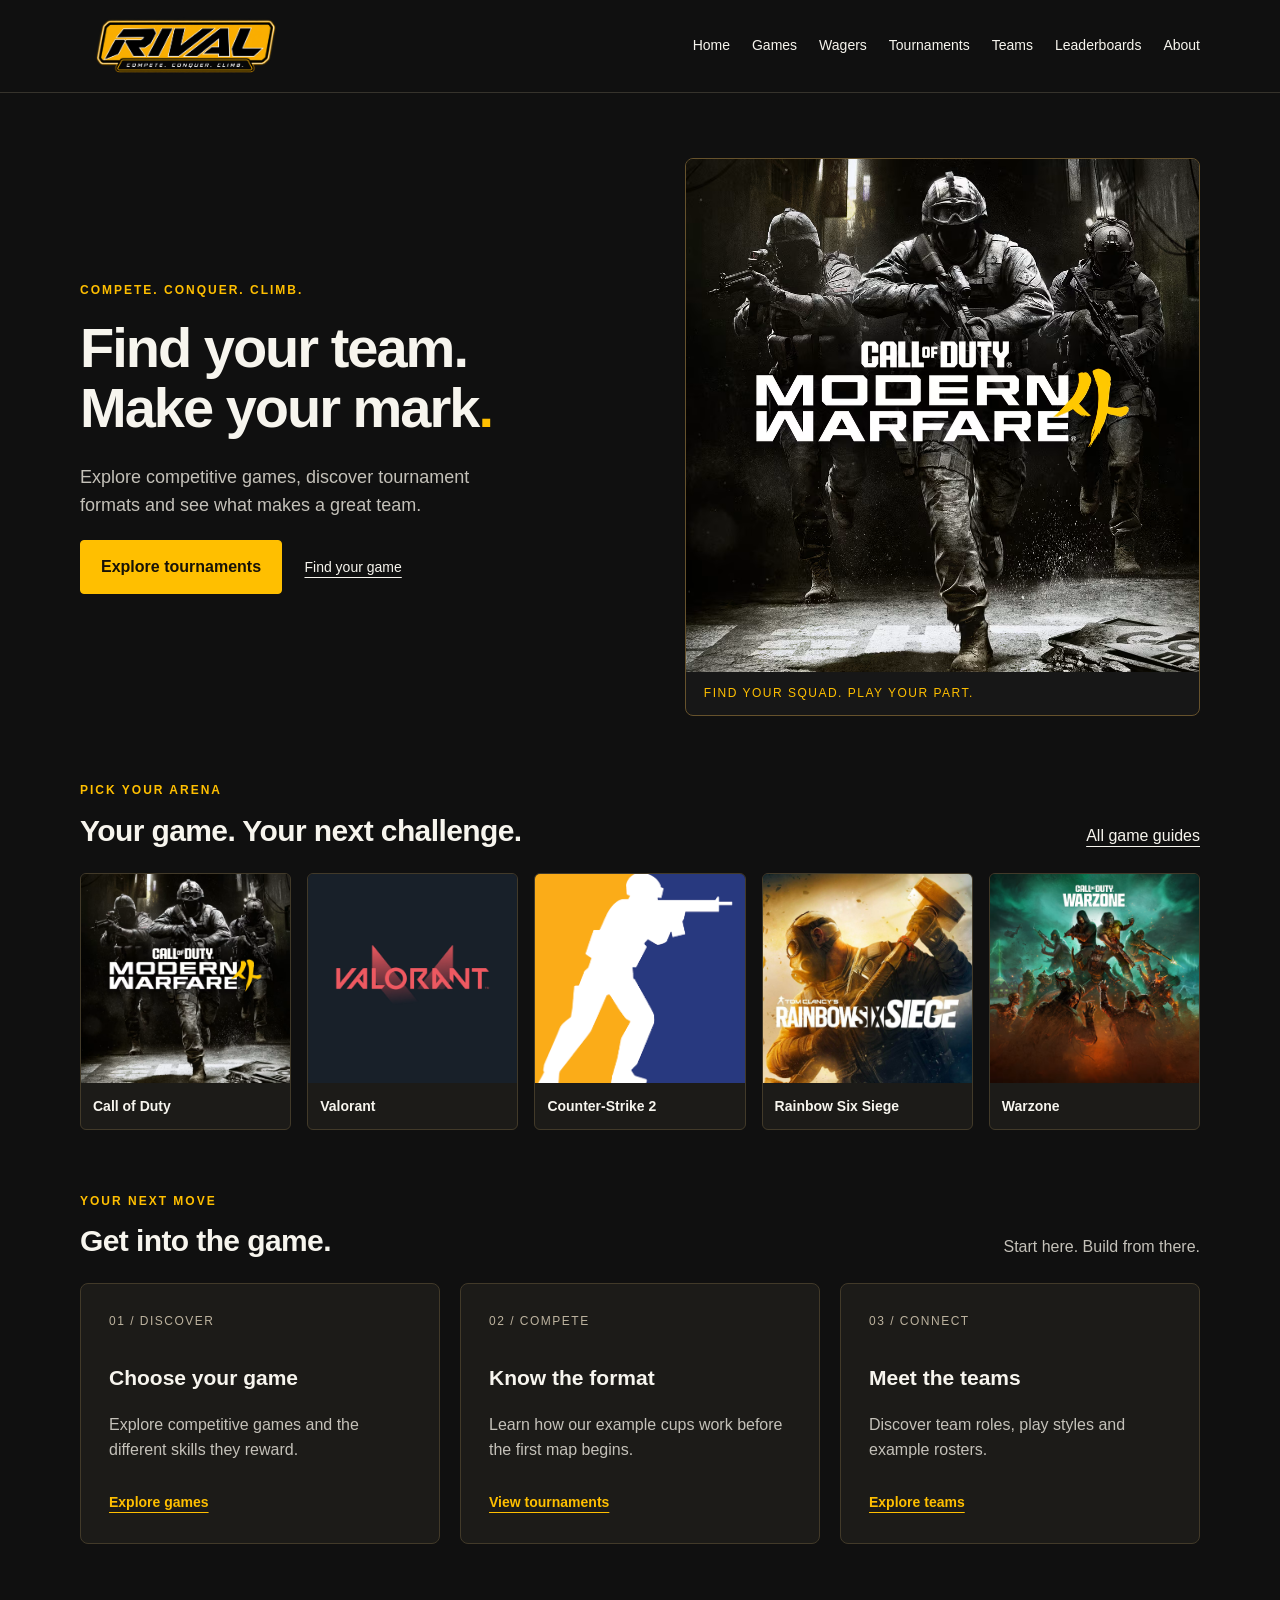
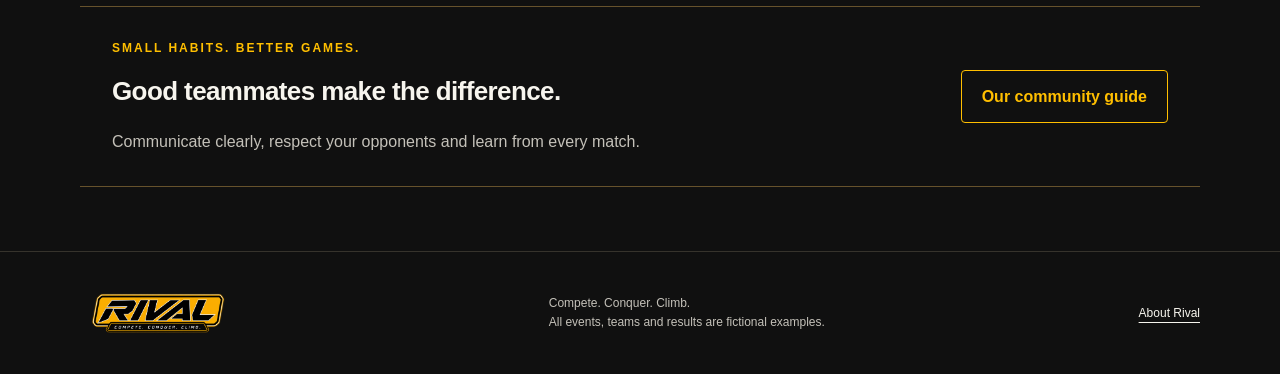
<file: index.html>
<!DOCTYPE html>
<html lang="en">
    <head>
        <meta charset="UTF-8">
        <meta name="viewport" content="width=device-width, initial-scale=1.0">
        <meta name="description" content="Explore competitive gaming, tournament formats and teamwork with Rival.">
        <title>Home | Rival</title>
        <link rel="stylesheet" href="style.css">
    </head>
    <body>
        <a class="skip-link" href="#main">Skip to content</a>
        <header>
            <div class="header-inner">
                <a class="logo" href="index.html" aria-label="Rival home">
                    <img src="images/rival-logo.png" width="1983" height="793" alt="Rival — Compete. Conquer. Climb.">
                </a>
                <nav aria-label="Main navigation">
                    <a href="index.html">Home</a>
                    <a href="games.html">Games</a>
                    <a href="wagers.html">Wagers</a>
                    <a href="tournaments.html">Tournaments</a>
                    <a href="teams.html">Teams</a>
                    <a href="leaderboards.html">Leaderboards</a>
                    <a href="about.html">About</a>
                </nav>
            </div>
        </header>
        <main id="main">
            <section class="hero">
                <div class="hero-copy">
                    <p class="eyebrow">COMPETE. CONQUER. CLIMB.</p>
                    <h1>Find your team.<br>Make your mark<span>.</span></h1>
                    <p>Explore competitive games, discover tournament formats and see what makes a great team.</p>
                    <a class="button" href="tournaments.html">Explore tournaments</a>
                    <a class="secondary-link" href="games.html">Find your game</a>
                </div>
                <figure class="hero-art">
                    <img src="images/call-of-duty.png" width="1024" height="1024" alt="Call of Duty artwork featuring a squad of three soldiers">
                    <figcaption>FIND YOUR SQUAD. PLAY YOUR PART.</figcaption>
                </figure>
            </section>
            <section class="section">
                <div class="section-title">
                    <div>
                        <p class="eyebrow">PICK YOUR ARENA</p>
                        <h2>Your game. Your next challenge.</h2>
                    </div>
                    <a href="games.html">All game guides</a>
                </div>
                <div class="game-strip">
                    <a class="game-tile" href="games.html#call-of-duty">
                        <img src="images/call-of-duty.png" width="1024" height="1024" alt="" loading="lazy">
                        <span>Call of Duty</span>
                    </a>
                    <a class="game-tile" href="games.html#valorant">
                        <img src="images/valorant.png" width="1024" height="1024" alt="" loading="lazy">
                        <span>Valorant</span>
                    </a>
                    <a class="game-tile" href="games.html#cs2">
                        <img src="images/cs2.png" width="447" height="447" alt="" loading="lazy">
                        <span>Counter-Strike 2</span>
                    </a>
                    <a class="game-tile" href="games.html#r6">
                        <img src="images/r6.png" width="1024" height="1024" alt="" loading="lazy">
                        <span>Rainbow Six Siege</span>
                    </a>
                    <a class="game-tile" href="games.html#warzone">
                        <img src="images/warzone.png" width="1024" height="1024" alt="" loading="lazy">
                        <span>Warzone</span>
                    </a>
                </div>
            </section>
            <section class="section">
                <div class="section-title">
                    <div>
                        <p class="eyebrow">YOUR NEXT MOVE</p>
                        <h2>Get into the game.</h2>
                    </div>
                    <p>Start here. Build from there.</p>
                </div>
                <div class="cards">
                    <article class="card">
                        <p class="card-number">01 / DISCOVER</p>
                        <h3>Choose your game</h3>
                        <p>Explore competitive games and the different skills they reward.</p>
                        <a class="text-link" href="games.html">Explore games</a>
                    </article>
                    <article class="card">
                        <p class="card-number">02 / COMPETE</p>
                        <h3>Know the format</h3>
                        <p>Learn how our example cups work before the first map begins.</p>
                        <a class="text-link" href="tournaments.html">View tournaments</a>
                    </article>
                    <article class="card">
                        <p class="card-number">03 / CONNECT</p>
                        <h3>Meet the teams</h3>
                        <p>Discover team roles, play styles and example rosters.</p>
                        <a class="text-link" href="teams.html">Explore teams</a>
                    </article>
                </div>
            </section>
            <section class="callout">
                <div>
                    <p class="eyebrow">SMALL HABITS. BETTER GAMES.</p>
                    <h2>Good teammates make the difference.</h2>
                    <p>Communicate clearly, respect your opponents and learn from every match.</p>
                </div>
                <a class="button outline" href="about.html#community">Our community guide</a>
            </section>
        </main>
        <footer>
            <div class="footer-inner">
                <a class="logo" href="index.html">
                    <img src="images/rival-logo.png" width="1983" height="793" alt="Rival — Compete. Conquer. Climb.">
                </a>
                <p>Compete. Conquer. Climb.<br>All events, teams and results are fictional examples.</p>
                <a href="about.html">About Rival</a>
            </div>
        </footer>
    </body>
</html>
</file>
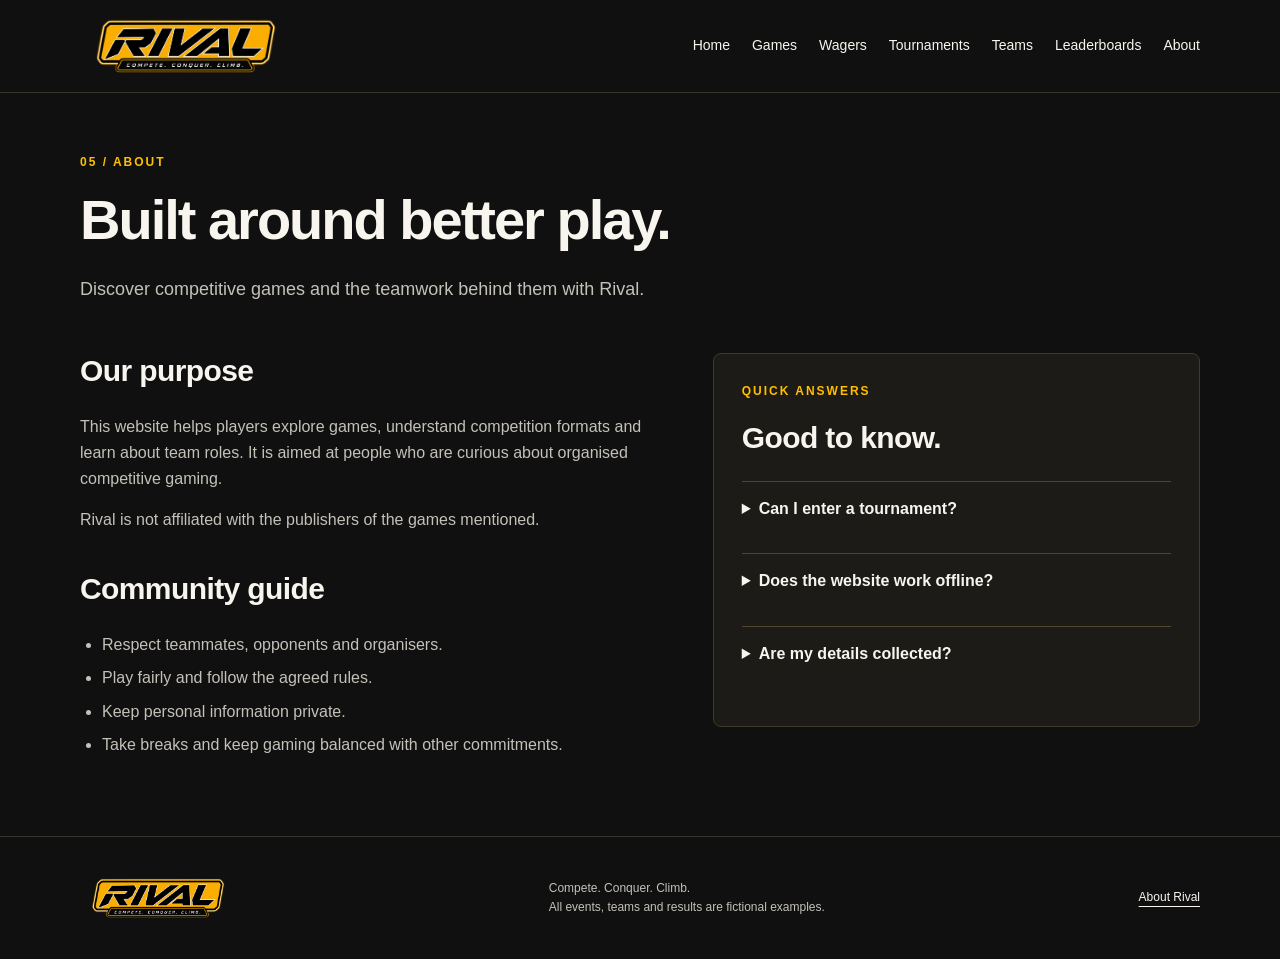
<file: about.html>
<!DOCTYPE html>
<html lang="en">
    <head>
        <meta charset="UTF-8">
        <meta name="viewport" content="width=device-width, initial-scale=1.0">
        <meta name="description" content="Explore competitive gaming, tournament formats and teamwork with Rival.">
        <title>About | Rival</title>
        <link rel="stylesheet" href="style.css">
    </head>
    <body>
        <a class="skip-link" href="#main">Skip to content</a>
        
        <header>
            <div class="header-inner">
                <a class="logo" href="index.html" aria-label="Rival home">
                    <img src="images/rival-logo.png" width="1983" height="793" alt="Rival — Compete. Conquer. Climb.">
                </a>
                <nav aria-label="Main navigation">
                    <a href="index.html">Home</a>
                    <a href="games.html">Games</a>
                    <a href="wagers.html">Wagers</a>
                    <a href="tournaments.html">Tournaments</a>
                    <a href="teams.html">Teams</a>
                    <a href="leaderboards.html">Leaderboards</a>
                    <a href="about.html">About</a>
                </nav>
            </div>
        </header>
        <main id="main">
            <section class="page-heading">
                <p class="eyebrow">05 / ABOUT</p>
                <h1>Built around better play.</h1>
                <p class="intro">Discover competitive games and the teamwork behind them with Rival.</p>
            </section>
            <section class="about-grid section">
                <div class="reading">
                    <h2>Our purpose</h2>
                    <p>This website helps players explore games, understand competition formats and learn about team roles. It is aimed at people who are curious about organised competitive gaming.</p>
                    <p>Rival is not affiliated with the publishers of the games mentioned.</p>
                    <h2 id="community">Community guide</h2>
                    <ul>
                        <li>Respect teammates, opponents and organisers.</li>
                        <li>Play fairly and follow the agreed rules.</li>
                        <li>Keep personal information private.</li>
                        <li>Take breaks and keep gaming balanced with other commitments.</li>
                    </ul>
                </div>
                <aside class="card">
                    <p class="eyebrow">QUICK ANSWERS</p>
                    <h2>Good to know.</h2>
                    <details>
                        <summary>Can I enter a tournament?</summary>
                        <p>Registration is not available. The events shown are examples of competition formats.</p>
                    </details>
                    <details>
                        <summary>Does the website work offline?</summary>
                        <p>Yes. All six pages, the stylesheet and all images are included. Only external websites require internet access.</p>
                    </details>
                    <details>
                        <summary>Are my details collected?</summary>
                        <p>This downloadable website has no accounts, tracking tools, cookies or forms that collect personal information.</p>
                    </details>
                </aside>
            </section>
        </main>
        <footer>
            <div class="footer-inner">
                <a class="logo" href="index.html">
                    <img src="images/rival-logo.png" width="1983" height="793" alt="Rival — Compete. Conquer. Climb.">
                </a>
                <p>Compete. Conquer. Climb.<br>All events, teams and results are fictional examples.</p>
                <a href="about.html">About Rival</a>
            </div>
        </footer>
    </body>
</html>
</file>
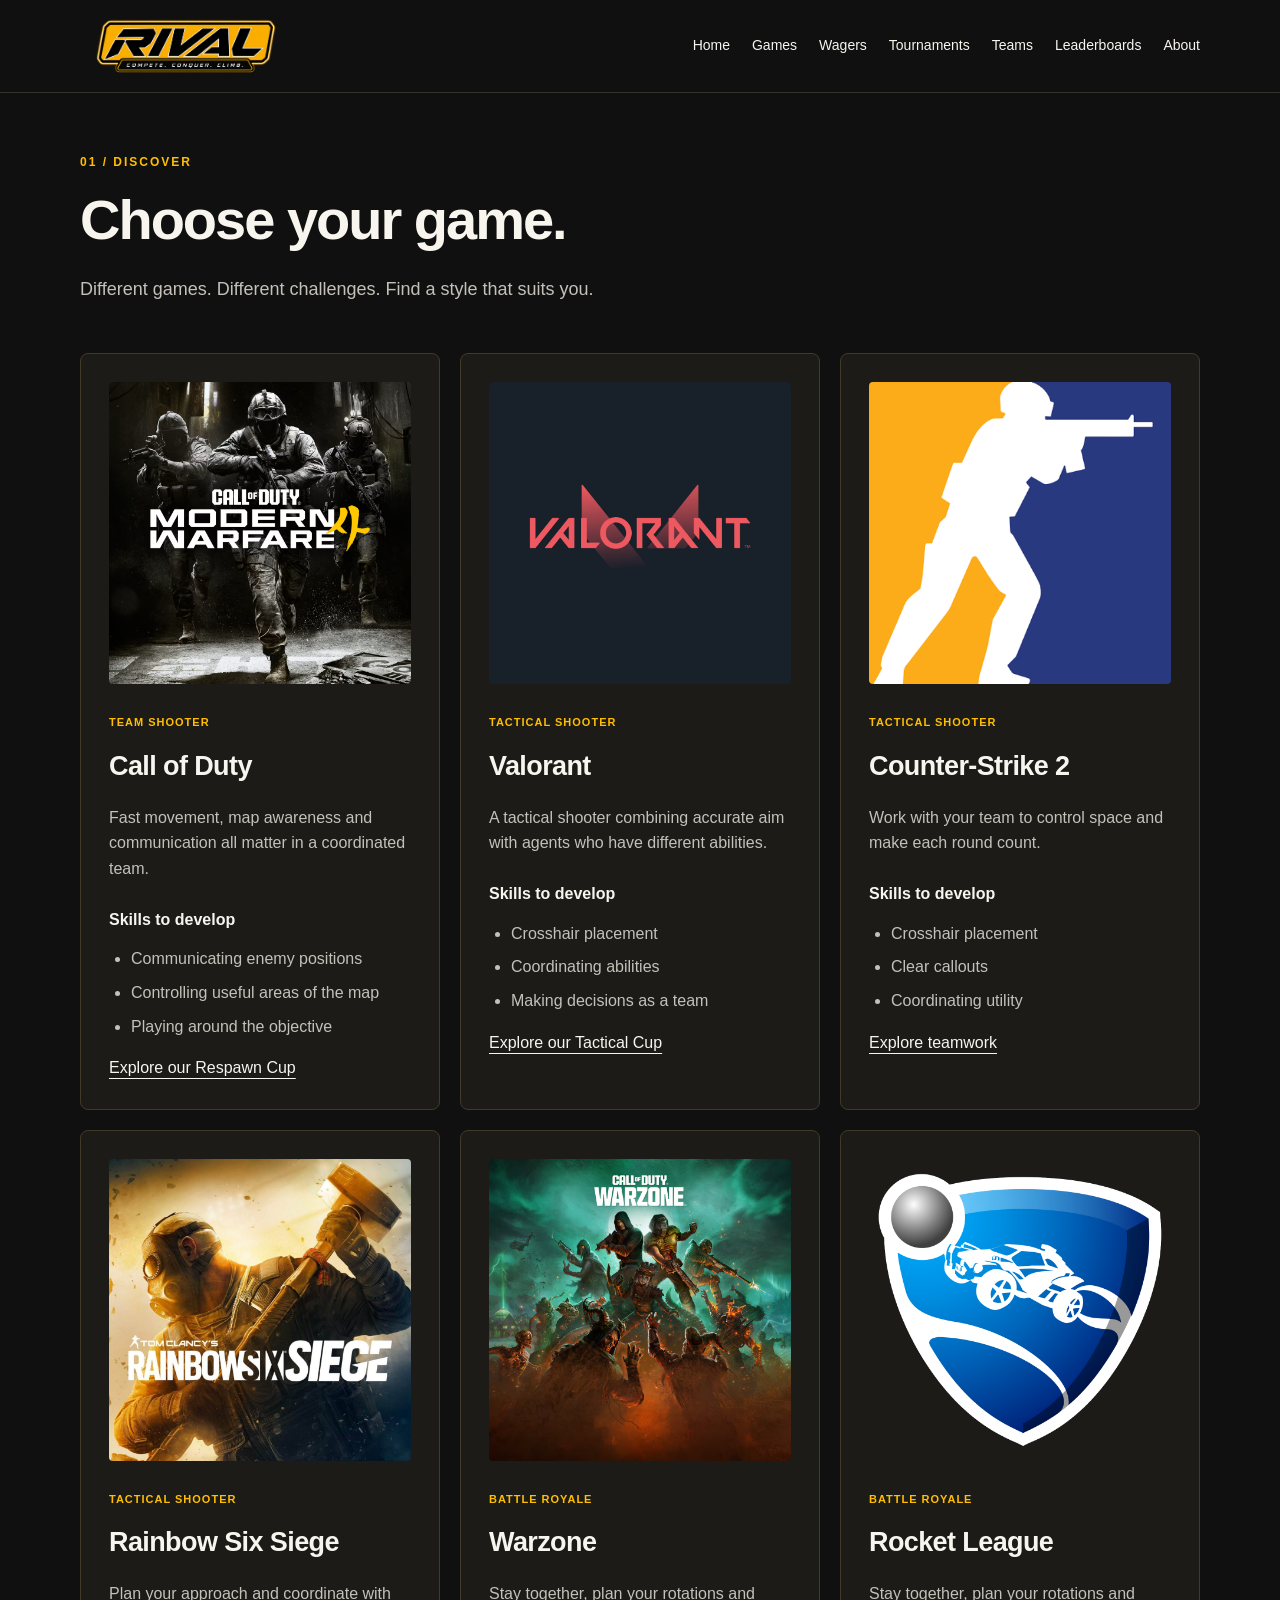
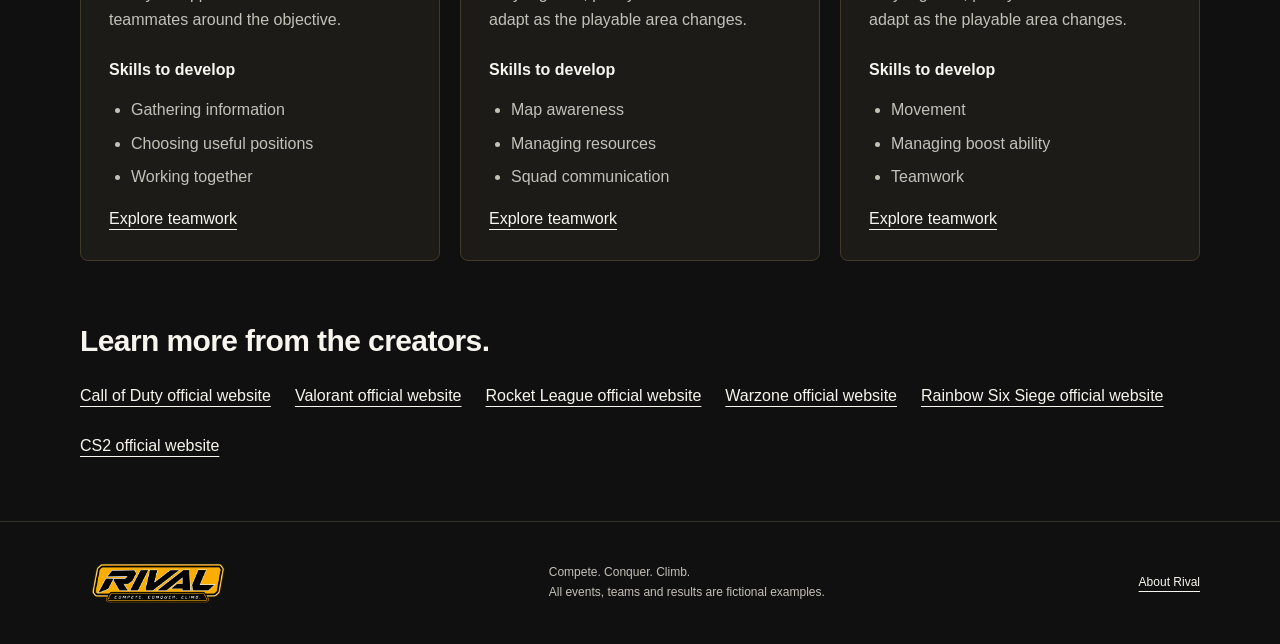
<file: games.html>
<!DOCTYPE html>
<html lang="en">
    <head>
        <meta charset="UTF-8">
        <meta name="viewport" content="width=device-width, initial-scale=1.0">
        <meta name="description" content="Explore competitive gaming, tournament formats and teamwork with Rival.">
        <title>Games | Rival</title>
        <link rel="stylesheet" href="style.css">
    </head>
    <body>
        <a class="skip-link" href="#main">Skip to content</a>
        
        <header>
            <div class="header-inner">
                <a class="logo" href="index.html" aria-label="Rival home">
                    <img src="images/rival-logo.png" width="1983" height="793" alt="Rival — Compete. Conquer. Climb.">
                </a>
                <nav aria-label="Main navigation">
                    <a href="index.html">Home</a>
                    <a href="games.html">Games</a>
                    <a href="wagers.html">Wagers</a>
                    <a href="tournaments.html">Tournaments</a>
                    <a href="teams.html">Teams</a>
                    <a href="leaderboards.html">Leaderboards</a>
                    <a href="about.html">About</a>
                </nav>
            </div>
        </header>
        <main id="main">
            <section class="page-heading">
                <p class="eyebrow">01 / DISCOVER</p>
                <h1>Choose your game.</h1>
                <p class="intro">Different games. Different challenges. Find a style that suits you.</p>
            </section>
            <section class="cards section" aria-label="Game guides">
                <article class="card game" id="call-of-duty">
                    <img class="game-image" src="images/call-of-duty.png" width="1024" height="1024" alt="Call of Duty artwork" loading="lazy">
                    <span class="tag">TEAM SHOOTER</span>
                    <h2>Call of Duty</h2>
                    <p>Fast movement, map awareness and communication all matter in a coordinated team.</p>
                    <h3>Skills to develop</h3>
                    <ul>
                        <li>Communicating enemy positions</li>
                        <li>Controlling useful areas of the map</li>
                        <li>Playing around the objective</li>
                    </ul>
                    <a href="tournaments.html#respawn">Explore our Respawn Cup</a>
                </article>
                <article class="card game" id="valorant">
                    <img class="game-image" src="images/valorant.png" width="1024" height="1024" alt="Valorant artwork" loading="lazy">
                    <span class="tag">TACTICAL SHOOTER</span>
                    <h2>Valorant</h2>
                    <p>A tactical shooter combining accurate aim with agents who have different abilities.</p>
                    <h3>Skills to develop</h3>
                    <ul>
                        <li>Crosshair placement</li>
                        <li>Coordinating abilities</li>
                        <li>Making decisions as a team</li>
                    </ul>
                    <a href="tournaments.html#tactical">Explore our Tactical Cup</a>
                </article>
                <article class="card game" id="cs2">
                    <img class="game-image" src="images/cs2.png" width="447" height="447" alt="Counter-Strike 2 artwork" loading="lazy">
                    <span class="tag">TACTICAL SHOOTER</span>
                    <h2>Counter-Strike 2</h2>
                    <p>Work with your team to control space and make each round count.</p>
                    <h3>Skills to develop</h3>
                    <ul>
                        <li>Crosshair placement</li>
                        <li>Clear callouts</li>
                        <li>Coordinating utility</li>
                    </ul>
                    <a href="teams.html">Explore teamwork</a>
                </article>
                <article class="card game" id="r6">
                    <img class="game-image" src="images/r6.png" width="1024" height="1024" alt="Rainbow Six Siege artwork" loading="lazy">
                    <span class="tag">TACTICAL SHOOTER</span>
                    <h2>Rainbow Six Siege</h2>
                    <p>Plan your approach and coordinate with teammates around the objective.</p>
                    <h3>Skills to develop</h3>
                    <ul>
                        <li>Gathering information</li>
                        <li>Choosing useful positions</li>
                        <li>Working together</li>
                    </ul>
                    <a href="teams.html">Explore teamwork</a>
                </article>
                <article class="card game" id="warzone">
                    <img class="game-image" src="images/warzone.png" width="1024" height="1024" alt="Warzone artwork" loading="lazy">
                    <span class="tag">BATTLE ROYALE</span>
                    <h2>Warzone</h2>
                    <p>Stay together, plan your rotations and adapt as the playable area changes.</p>
                    <h3>Skills to develop</h3>
                    <ul>
                        <li>Map awareness</li>
                        <li>Managing resources</li>
                        <li>Squad communication</li>
                    </ul>
                    <a href="teams.html">Explore teamwork</a>
                </article>
                <article class="card game" id="rocket-league">
                    <img class="game-image" src="images/rocket-league.png" width="1024" height="1024" alt="Rocket-league artwork" loading="lazy">
                    <span class="tag">BATTLE ROYALE</span>
                    <h2>Rocket League</h2>
                    <p>Stay together, plan your rotations and adapt as the playable area changes.</p>
                    <h3>Skills to develop</h3>
                    <ul>
                        <li>Movement</li>
                        <li>Managing boost ability</li>
                        <li>Teamwork</li>
                    </ul>
                    <a href="teams.html">Explore teamwork</a>
                </article>
            </section>
            <section class="section">
                <h2>Learn more from the creators.</h2>
                <div class="link-row">
                    <a href="https://www.callofduty.com/">Call of Duty official website</a>
                    <a href="https://playvalorant.com/">Valorant official website</a>
                    <a href="https://www.rocketleague.com/">Rocket League official website</a>
                    <a href="https://www.callofduty.com/uk/en/warzone">Warzone official website</a>
                    <a href="https://www.ubisoft.com/en-gb/game/rainbow-six/siege">Rainbow Six Siege official website</a>
                    <a href="https://www.counter-strike.net/cs2">CS2 official website</a>
                </div>
            </section>
        </main>
        <footer>
            <div class="footer-inner">
                <a class="logo" href="index.html">
                    <img src="images/rival-logo.png" width="1983" height="793" alt="Rival — Compete. Conquer. Climb.">
                </a>
                <p>Compete. Conquer. Climb.<br>All events, teams and results are fictional examples.</p>
                <a href="about.html">About Rival</a>
            </div>
        </footer>
    </body>
</html>
</file>
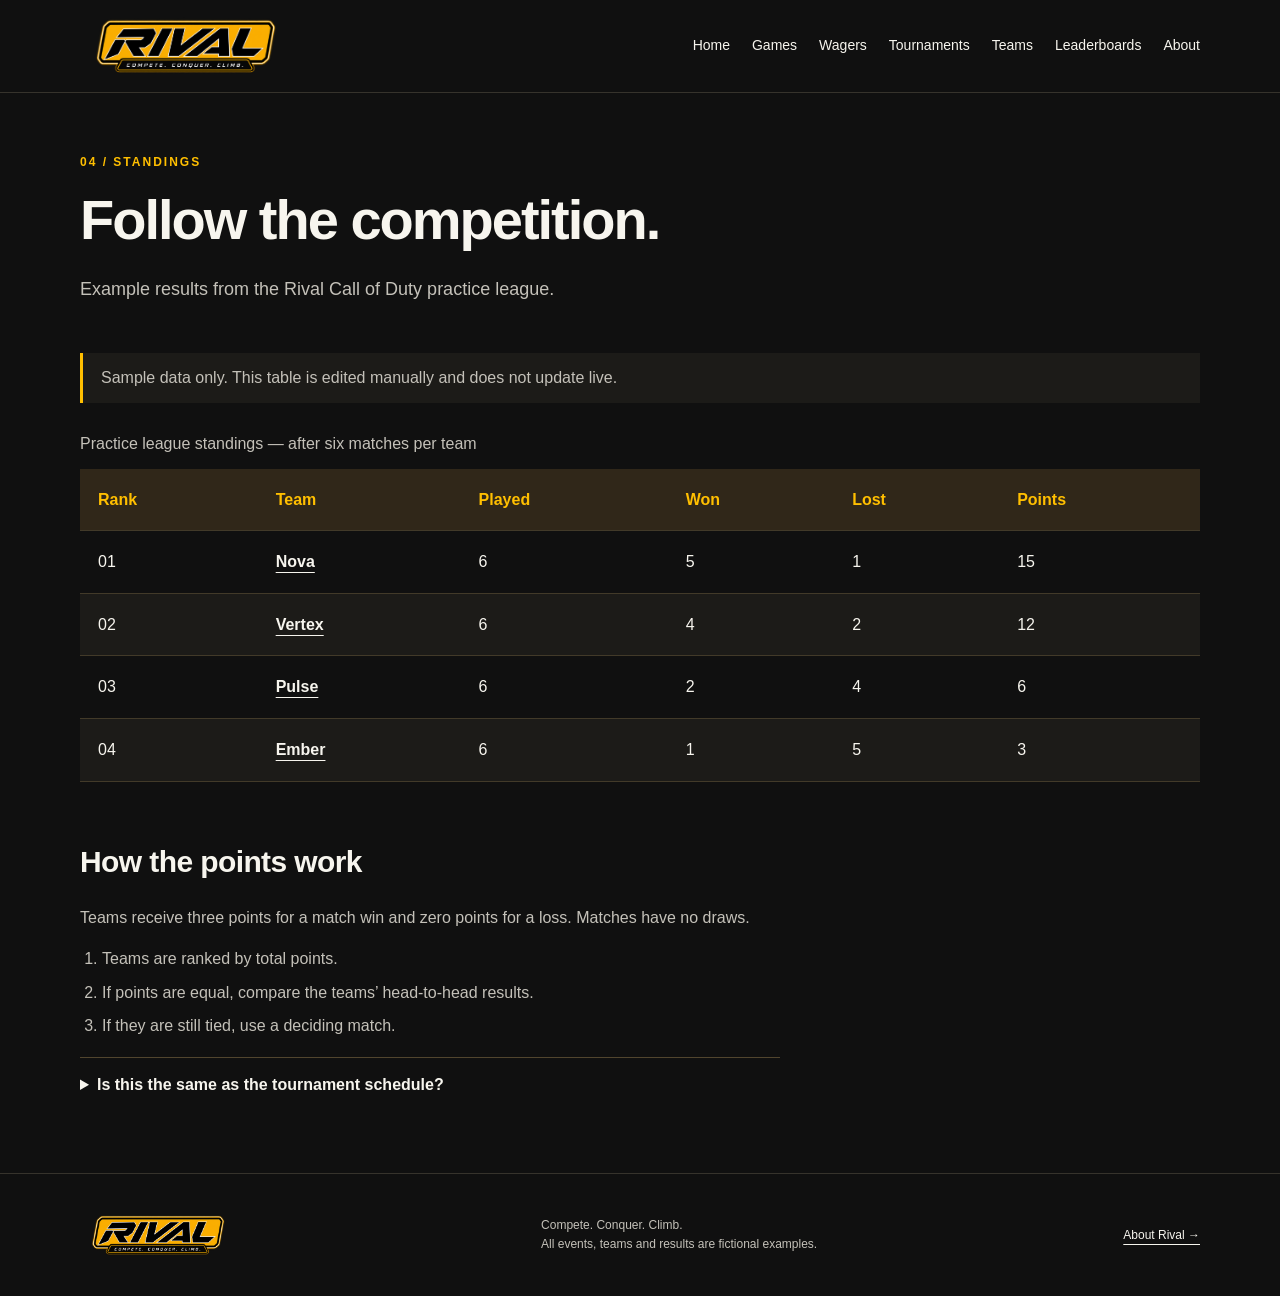
<file: leaderboards.html>
<!DOCTYPE html>
<html lang="en">
    <head>
        <meta charset="UTF-8">
        <meta name="viewport" content="width=device-width, initial-scale=1.0">
        <meta name="description" content="Explore competitive gaming, tournament formats and teamwork with Rival.">
        <title>Leaderboards | Rival</title>
        <link rel="stylesheet" href="style.css">
    </head>
    <body>
        <a class="skip-link" href="#main">Skip to content</a>
        <header>
            <div class="header-inner">
                <a class="logo" href="index.html" aria-label="Rival home">
                    <img src="images/rival-logo.png" width="1983" height="793" alt="Rival — Compete. Conquer. Climb.">
                </a>
                <nav aria-label="Main navigation">
                    <a href="index.html">Home</a>
                    <a href="games.html">Games</a>
                    <a href="wagers.html">Wagers</a>
                    <a href="tournaments.html">Tournaments</a>
                    <a href="teams.html">Teams</a>
                    <a href="leaderboards.html">Leaderboards</a>
                    <a href="about.html">About</a>
                </nav>
            </div>
        </header>
        <main id="main">
            <section class="page-heading">
                <p class="eyebrow">04 / STANDINGS</p>
                <h1>Follow the competition.</h1>
                <p class="intro">Example results from the Rival Call of Duty practice league.</p>
            </section>
            <p class="notice">Sample data only. This table is edited manually and does not update live.</p>
            <section class="section">
                <div class="table-wrap">
                    <table>
                        <caption>Practice league standings — after six matches per team</caption>
                        <thead>
                            <tr>
                                <th scope="col">Rank</th>
                                <th scope="col">Team</th>
                                <th scope="col">Played</th>
                                <th scope="col">Won</th>
                                <th scope="col">Lost</th>
                                <th scope="col">Points</th>
                            </tr>
                        </thead>
                        <tbody>
                            <tr id="nv">
                                <td>01</td>
                                <th scope="row"><a href="teams.html">Nova</a></th>
                                <td>6</td>
                                <td>5</td>
                                <td>1</td>
                                <td>15</td>
                            </tr>
                            <tr id="vx">
                                <td>02</td>
                                <th scope="row"><a href="teams.html">Vertex</a></th>
                                <td>6</td>
                                <td>4</td>
                                <td>2</td>
                                <td>12</td>
                            </tr>
                            <tr id="pl">
                                <td>03</td>
                                <th scope="row"><a href="teams.html">Pulse</a></th>
                                <td>6</td>
                                <td>2</td>
                                <td>4</td>
                                <td>6</td>
                            </tr>
                            <tr id="em">
                                <td>04</td>
                                <th scope="row"><a href="teams.html">Ember</a></th>
                                <td>6</td>
                                <td>1</td>
                                <td>5</td>
                                <td>3</td>
                            </tr>
                        </tbody>
                    </table>
                </div>
            </section>
            <section class="reading section">
                <h2>How the points work</h2>
                <p>Teams receive three points for a match win and zero points for a loss. Matches have no draws.</p>
                <ol>
                    <li>Teams are ranked by total points.</li>
                    <li>If points are equal, compare the teams’ head-to-head results.</li>
                    <li>If they are still tied, use a deciding match.</li>
                </ol>
                <details>
                    <summary>Is this the same as the tournament schedule?</summary>
                    <p>No. This table represents a separate practice league. The cups on the tournaments page use elimination brackets.</p>
                </details>
            </section>
        </main>
        <footer>
            <div class="footer-inner">
                <a class="logo" href="index.html">
                    <img src="images/rival-logo.png" width="1983" height="793" alt="Rival — Compete. Conquer. Climb.">
                </a>
                <p>Compete. Conquer. Climb.<br>All events, teams and results are fictional examples.</p>
                <a href="about.html">About Rival &rarr;</a>
            </div>
        </footer>
    </body>
</html>
</file>
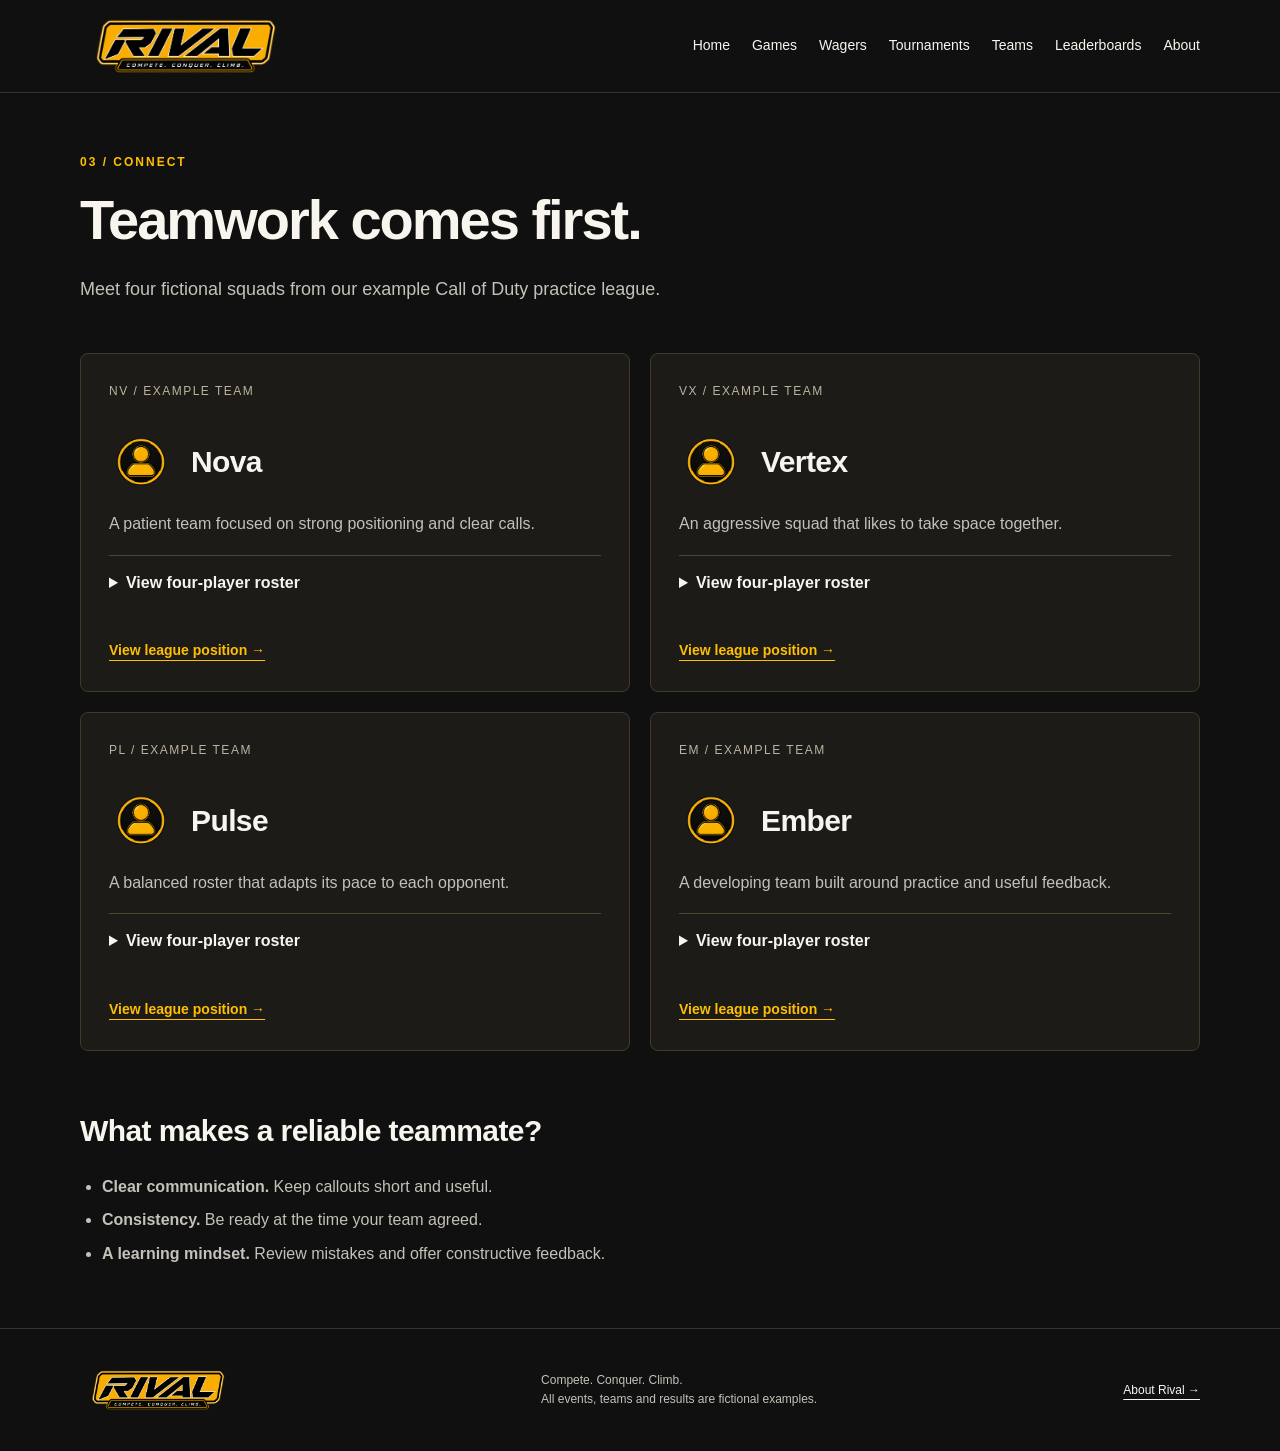
<file: teams.html>
<!DOCTYPE html>
<html lang="en">
    <head>
        <meta charset="UTF-8">
        <meta name="viewport" content="width=device-width, initial-scale=1.0">
        <meta name="description" content="Explore competitive gaming, tournament formats and teamwork with Rival.">
        <title>Teams | Rival</title>
        <link rel="stylesheet" href="style.css">
    </head>
    <body>
        <a class="skip-link" href="#main">Skip to content</a>
        
        <header>
            <div class="header-inner">
                <a class="logo" href="index.html" aria-label="Rival home">
                    <img src="images/rival-logo.png" width="1983" height="793" alt="Rival — Compete. Conquer. Climb.">
                </a>
                <nav aria-label="Main navigation">
                    <a href="index.html">Home</a>
                    <a href="games.html">Games</a>
                    <a href="wagers.html">Wagers</a>
                    <a href="tournaments.html">Tournaments</a>
                    <a href="teams.html">Teams</a>
                    <a href="leaderboards.html">Leaderboards</a>
                    <a href="about.html">About</a>
                </nav>
            </div>
        </header>
        <main id="main">
            <section class="page-heading">
                <p class="eyebrow">03 / CONNECT</p>
                <h1>Teamwork comes first.</h1>
                <p class="intro">Meet four fictional squads from our example Call of Duty practice league.</p>
            </section>
            <section class="cards teams-grid section" aria-label="Example teams">
                <article class="card">
                    <p class="card-number">NV / EXAMPLE TEAM</p>
                    <div class="team-heading">
                        <img class="profile-icon" src="images/profile.png" width="1322" height="1190" alt="">
                        <h2>Nova</h2>
                    </div>
                    <p>A patient team focused on strong positioning and clear calls.</p>
                    <details>
                        <summary>View four-player roster</summary>
                        <ul>
                            <li>Orbit — main AR</li>
                            <li>Flare — flex</li>
                            <li>Comet — SMG</li>
                            <li>Lunar — SMG</li>
                        </ul>
                    </details>
                    <a class="text-link" href="leaderboards.html#nv">View league position &rarr;</a>
                </article>
                <article class="card">
                    <p class="card-number">VX / EXAMPLE TEAM</p>
                    <div class="team-heading">
                        <img class="profile-icon" src="images/profile.png" width="1322" height="1190" alt="">
                        <h2>Vertex</h2>
                    </div>
                    <p>An aggressive squad that likes to take space together.</p>
                    <details>
                        <summary>View four-player roster</summary>
                        <ul>
                            <li>Peak — main AR</li>
                            <li>Echo — flex</li>
                            <li>Rush — SMG</li>
                            <li>Dash — SMG</li>
                        </ul>
                    </details>
                    <a class="text-link" href="leaderboards.html#vx">View league position &rarr;</a>
                </article>
                <article class="card">
                    <p class="card-number">PL / EXAMPLE TEAM</p>
                    <div class="team-heading">
                        <img class="profile-icon" src="images/profile.png" width="1322" height="1190" alt="">
                        <h2>Pulse</h2>
                    </div>
                    <p>A balanced roster that adapts its pace to each opponent.</p>
                    <details>
                        <summary>View four-player roster</summary>
                        <ul>
                            <li>Tempo — main AR</li>
                            <li>Wave — flex</li>
                            <li>Beat — SMG</li>
                            <li>Sync — SMG</li>
                        </ul>
                    </details>
                    <a class="text-link" href="leaderboards.html#pl">View league position &rarr;</a>
                </article>
                <article class="card">
                    <p class="card-number">EM / EXAMPLE TEAM</p>
                    <div class="team-heading">
                        <img class="profile-icon" src="images/profile.png" width="1322" height="1190" alt="">
                        <h2>Ember</h2>
                    </div>
                    <p>A developing team built around practice and useful feedback.</p>
                    <details>
                        <summary>View four-player roster</summary>
                        <ul>
                            <li>Ash — main AR</li>
                            <li>Spark — flex</li>
                            <li>Blaze — SMG</li>
                            <li>Glow — SMG</li>
                        </ul>
                    </details>
                    <a class="text-link" href="leaderboards.html#em">View league position &rarr;</a>
                </article>
            </section>
            <section class="section">
                <h2>What makes a reliable teammate?</h2>
                <ul class="tips">
                    <li><strong>Clear communication.</strong> Keep callouts short and useful.</li>
                    <li><strong>Consistency.</strong> Be ready at the time your team agreed.</li>
                    <li><strong>A learning mindset.</strong> Review mistakes and offer constructive feedback.</li>
                </ul>
            </section>
        </main>
        <footer>
            <div class="footer-inner">
                <a class="logo" href="index.html">
                    <img src="images/rival-logo.png" width="1983" height="793" alt="Rival — Compete. Conquer. Climb.">
                </a>
                <p>Compete. Conquer. Climb.<br>All events, teams and results are fictional examples.</p>
                <a href="about.html">About Rival &rarr;</a>
            </div>
        </footer>
    </body>
</html>
</file>
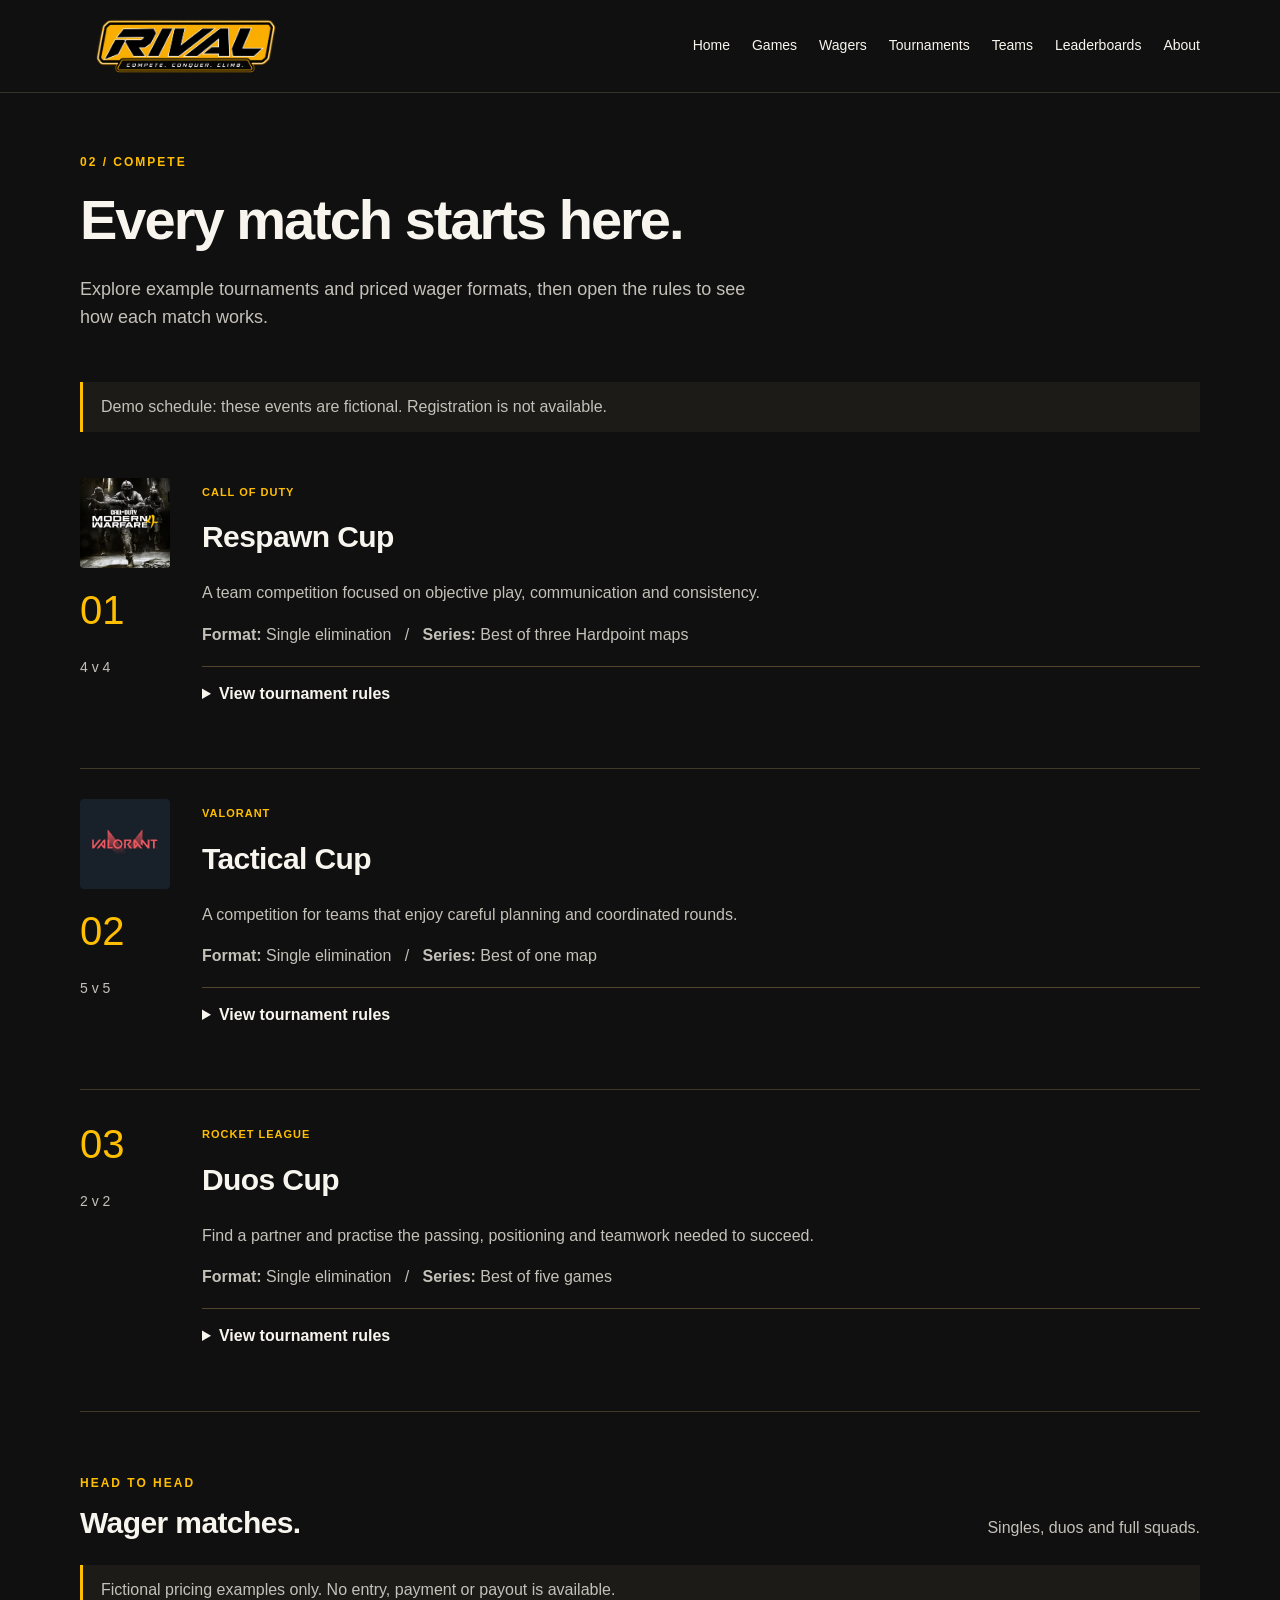
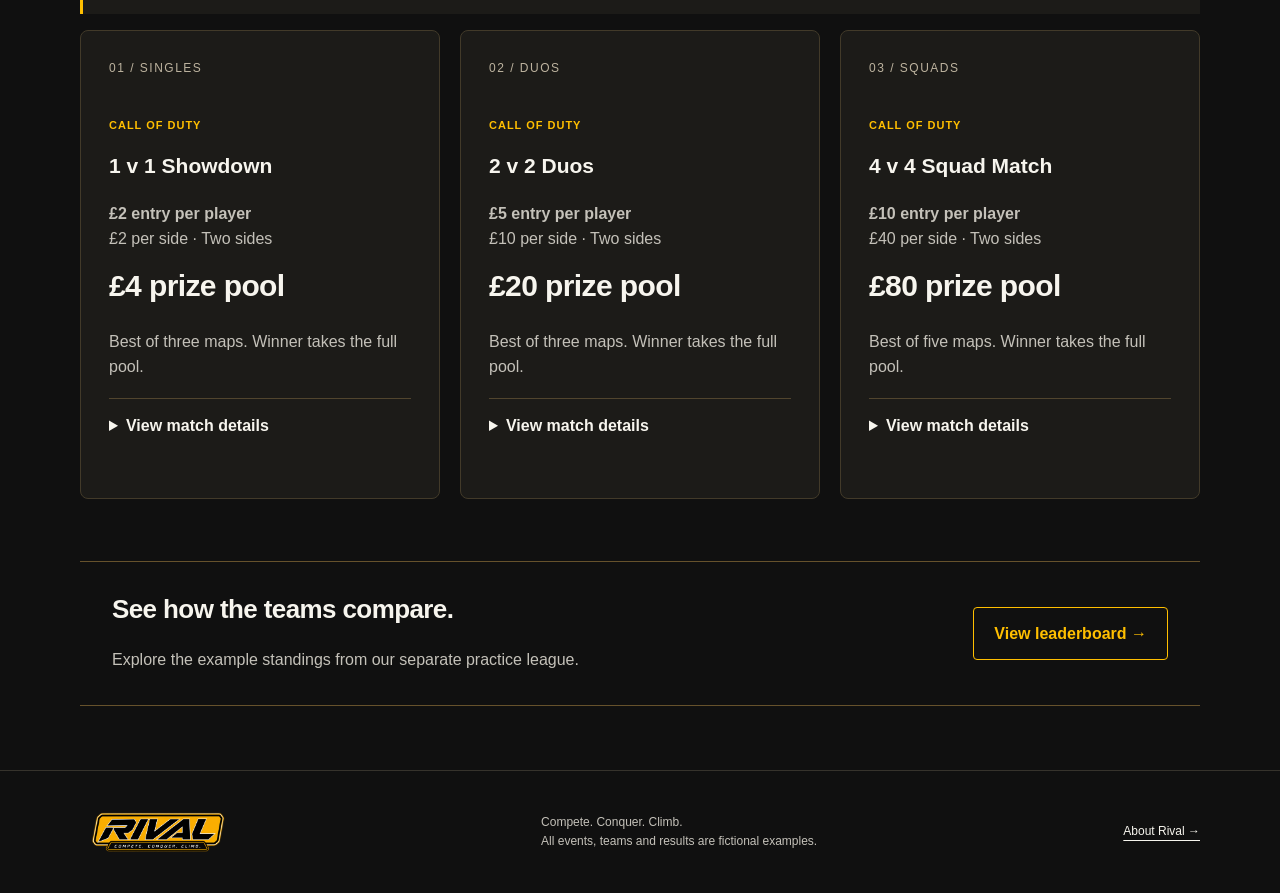
<file: tournaments.html>
<!DOCTYPE html>
<html lang="en">
    <head>
        <meta charset="UTF-8">
        <meta name="viewport" content="width=device-width, initial-scale=1.0">
        <meta name="description" content="Explore competitive gaming, tournament formats and teamwork with Rival.">
        <title>Tournaments | Rival</title>
        <link rel="stylesheet" href="style.css">
    </head>
    <body>
        <a class="skip-link" href="#main">Skip to content</a>
        
        <header>
            <div class="header-inner">
                <a class="logo" href="index.html" aria-label="Rival home">
                    <img src="images/rival-logo.png" width="1983" height="793" alt="Rival — Compete. Conquer. Climb.">
                </a>
                <nav aria-label="Main navigation">
                    <a href="index.html">Home</a>
                    <a href="games.html">Games</a>
                    <a href="wagers.html">Wagers</a>
                    <a href="tournaments.html">Tournaments</a>
                    <a href="teams.html">Teams</a>
                    <a href="leaderboards.html">Leaderboards</a>
                    <a href="about.html">About</a>
                </nav>
            </div>
        </header>
        <main id="main">
            <section class="page-heading">
                <p class="eyebrow">02 / COMPETE</p>
                <h1>Every match starts here.</h1>
                <p class="intro">Explore example tournaments and priced wager formats, then open the rules to see how each match works.</p>
            </section>
            <p class="notice">Demo schedule: these events are fictional. Registration is not available.</p>
            <section class="event-list section" aria-label="Example tournaments">
                <article class="event" id="respawn">
                    <div class="event-label">
                        <img class="event-image" src="images/call-of-duty.png" width="1024" height="1024" alt="">
                        01
                        <br>
                        <span>4 v 4</span>
                    </div>
                    <div>
                        <span class="tag">CALL OF DUTY</span>
                        <h2>Respawn Cup</h2>
                        <p>A team competition focused on objective play, communication and consistency.</p>
                        <p><strong>Format:</strong> Single elimination &nbsp; / &nbsp; <strong>Series:</strong> Best of three Hardpoint maps</p>
                        <details>
                            <summary>View tournament rules</summary>
                            <ol>
                                <li>Each team names four starting players.</li>
                                <li>Teams agree the map order before the series.</li>
                                <li>The first team to win two maps advances.</li>
                                <li>Both captains confirm the result after the series.</li>
                                <li>Players must treat opponents respectfully and follow the agreed game settings.</li>
                            </ol>
                        </details>
                    </div>
                </article>
                <article class="event" id="tactical">
                    <div class="event-label">
                        <img class="event-image" src="images/valorant.png" width="1024" height="1024" alt="">
                        02
                        <br>
                        <span>5 v 5</span>
                    </div>
                    <div>
                        <span class="tag">VALORANT</span>
                        <h2>Tactical Cup</h2>
                        <p>A competition for teams that enjoy careful planning and coordinated rounds.</p>
                        <p><strong>Format:</strong> Single elimination &nbsp; / &nbsp; <strong>Series:</strong> Best of one map</p>
                        <details>
                            <summary>View tournament rules</summary>
                            <ol>
                                <li>Each team names five starting players.</li>
                                <li>Captains agree on a map and custom match settings.</li>
                                <li>The team that wins the map advances.</li>
                                <li>Any disputed result is reviewed before the next match.</li>
                            </ol>
                        </details>
                    </div>
                </article>
                <article class="event" id="duos">
                    <div class="event-label">
                        03
                        <br>
                        <span>2 v 2</span>
                    </div>
                    <div>
                        <span class="tag">ROCKET LEAGUE</span>
                        <h2>Duos Cup</h2>
                        <p>Find a partner and practise the passing, positioning and teamwork needed to succeed.</p>
                        <p><strong>Format:</strong> Single elimination &nbsp; / &nbsp; <strong>Series:</strong> Best of five games</p>
                        <details>
                            <summary>View tournament rules</summary>
                            <ol>
                                <li>Each team has two players.</li>
                                <li>Games use the standard five-minute timer.</li>
                                <li>A tied game continues into overtime.</li>
                                <li>The first team to win three games advances.</li>
                            </ol>
                        </details>
                    </div>
                </article>
            </section>
            <!-- Wager examples reuse the existing card, tag and details styles. -->
            <section class="section" id="wagers" aria-labelledby="wagers-heading">
                <div class="section-title">
                    <div>
                        <p class="eyebrow">HEAD TO HEAD</p>
                        <h2 id="wagers-heading">Wager matches.</h2>
                    </div>
                    <p>Singles, duos and full squads.</p>
                </div>
                <p class="notice">Fictional pricing examples only. No entry, payment or payout is available.</p>
                <div class="cards">
                    <!-- Prices are per player; the prize includes both sides' entry fees. -->
                    <article class="card">
                        <p class="card-number">01 / SINGLES</p>
                        <span class="tag">CALL OF DUTY</span>
                        <h3>1 v 1 Showdown</h3>
                        <p><strong>&pound;2 entry per player</strong><br>
        &pound;2 per side &middot; Two sides</p>
                        <h2>&pound;4 prize pool</h2>
                        <p>Best of three maps. Winner takes the full pool.</p>
                        <details>
                            <summary>View match details</summary>
                            <ul>
                                <li>1 player per side.</li>
                                <li>Agree the maps and match settings before starting.</li>
                                <li>Both sides confirm the final result.</li>
                                <li>The &pound;4 example payout is the total for the winning player, including their original entry. No platform fee is included.</li>
                            </ul>
                        </details>
                    </article>
                    <!-- Prices are per player; the prize includes both sides' entry fees. -->
                    <article class="card">
                        <p class="card-number">02 / DUOS</p>
                        <span class="tag">CALL OF DUTY</span>
                        <h3>2 v 2 Duos</h3>
                        <p><strong>&pound;5 entry per player</strong><br>
        &pound;10 per side &middot; Two sides</p>
                        <h2>&pound;20 prize pool</h2>
                        <p>Best of three maps. Winner takes the full pool.</p>
                        <details>
                            <summary>View match details</summary>
                            <ul>
                                <li>2 players per side.</li>
                                <li>Agree the maps and match settings before starting.</li>
                                <li>Both sides confirm the final result.</li>
                                <li>The &pound;20 example payout is the total for the winning team, including their original entry. No platform fee is included.</li>
                            </ul>
                        </details>
                    </article>
                    <!-- Prices are per player; the prize includes both sides' entry fees. -->
                    <article class="card">
                        <p class="card-number">03 / SQUADS</p>
                        <span class="tag">CALL OF DUTY</span>
                        <h3>4 v 4 Squad Match</h3>
                        <p><strong>&pound;10 entry per player</strong><br>
        &pound;40 per side &middot; Two sides</p>
                        <h2>&pound;80 prize pool</h2>
                        <p>Best of five maps. Winner takes the full pool.</p>
                        <details>
                            <summary>View match details</summary>
                            <ul>
                                <li>4 players per side.</li>
                                <li>Agree the maps and match settings before starting.</li>
                                <li>Both sides confirm the final result.</li>
                                <li>The &pound;80 example payout is the total for the winning team, including their original entry. No platform fee is included.</li>
                            </ul>
                        </details>
                    </article>
                </div>
            </section>
            <section class="callout">
                <div>
                    <h2>See how the teams compare.</h2>
                    <p>Explore the example standings from our separate practice league.</p>
                </div>
                <a class="button outline" href="leaderboards.html">View leaderboard &rarr;</a>
            </section>
        </main>
        <footer>
            <div class="footer-inner">
                <a class="logo" href="index.html">
                    <img src="images/rival-logo.png" width="1983" height="793" alt="Rival — Compete. Conquer. Climb.">
                </a>
                <p>Compete. Conquer. Climb.<br>All events, teams and results are fictional examples.</p>
                <a href="about.html">About Rival &rarr;</a>
            </div>
        </footer>
    </body>
</html>
</file>
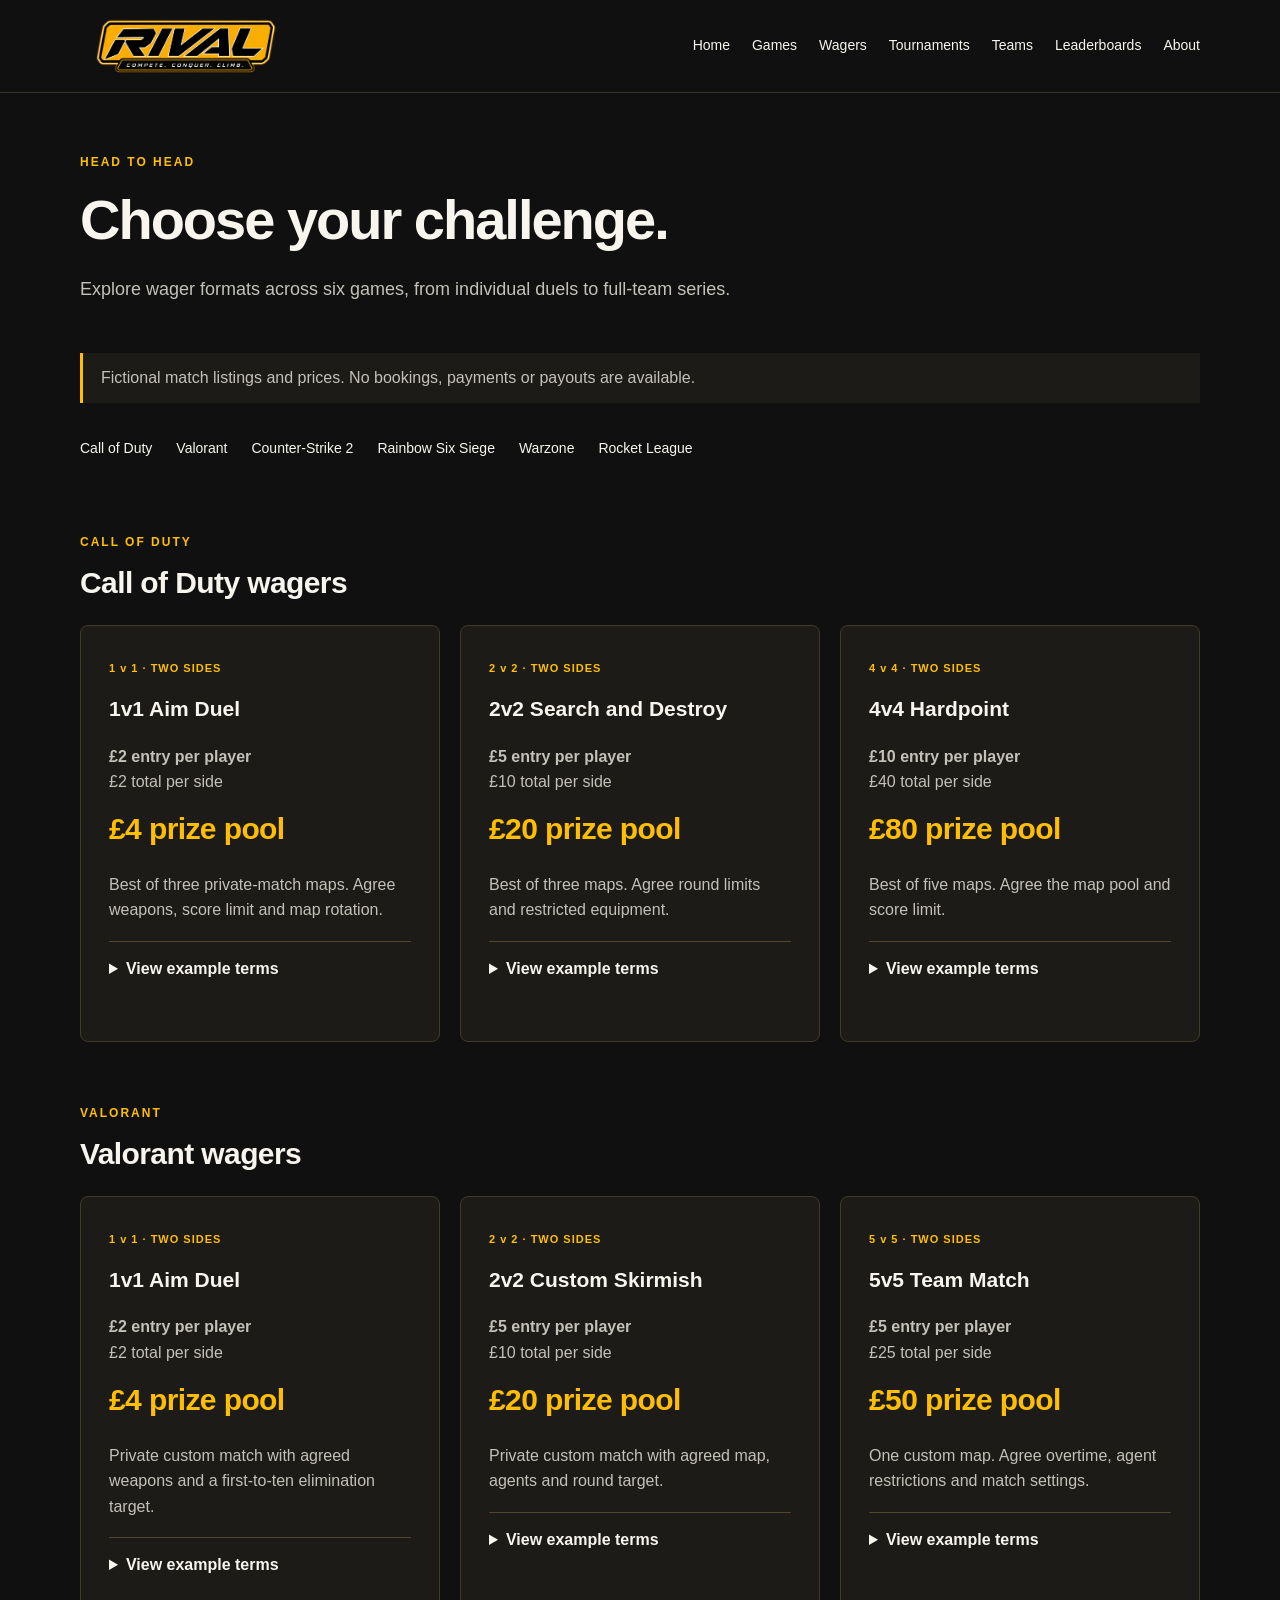
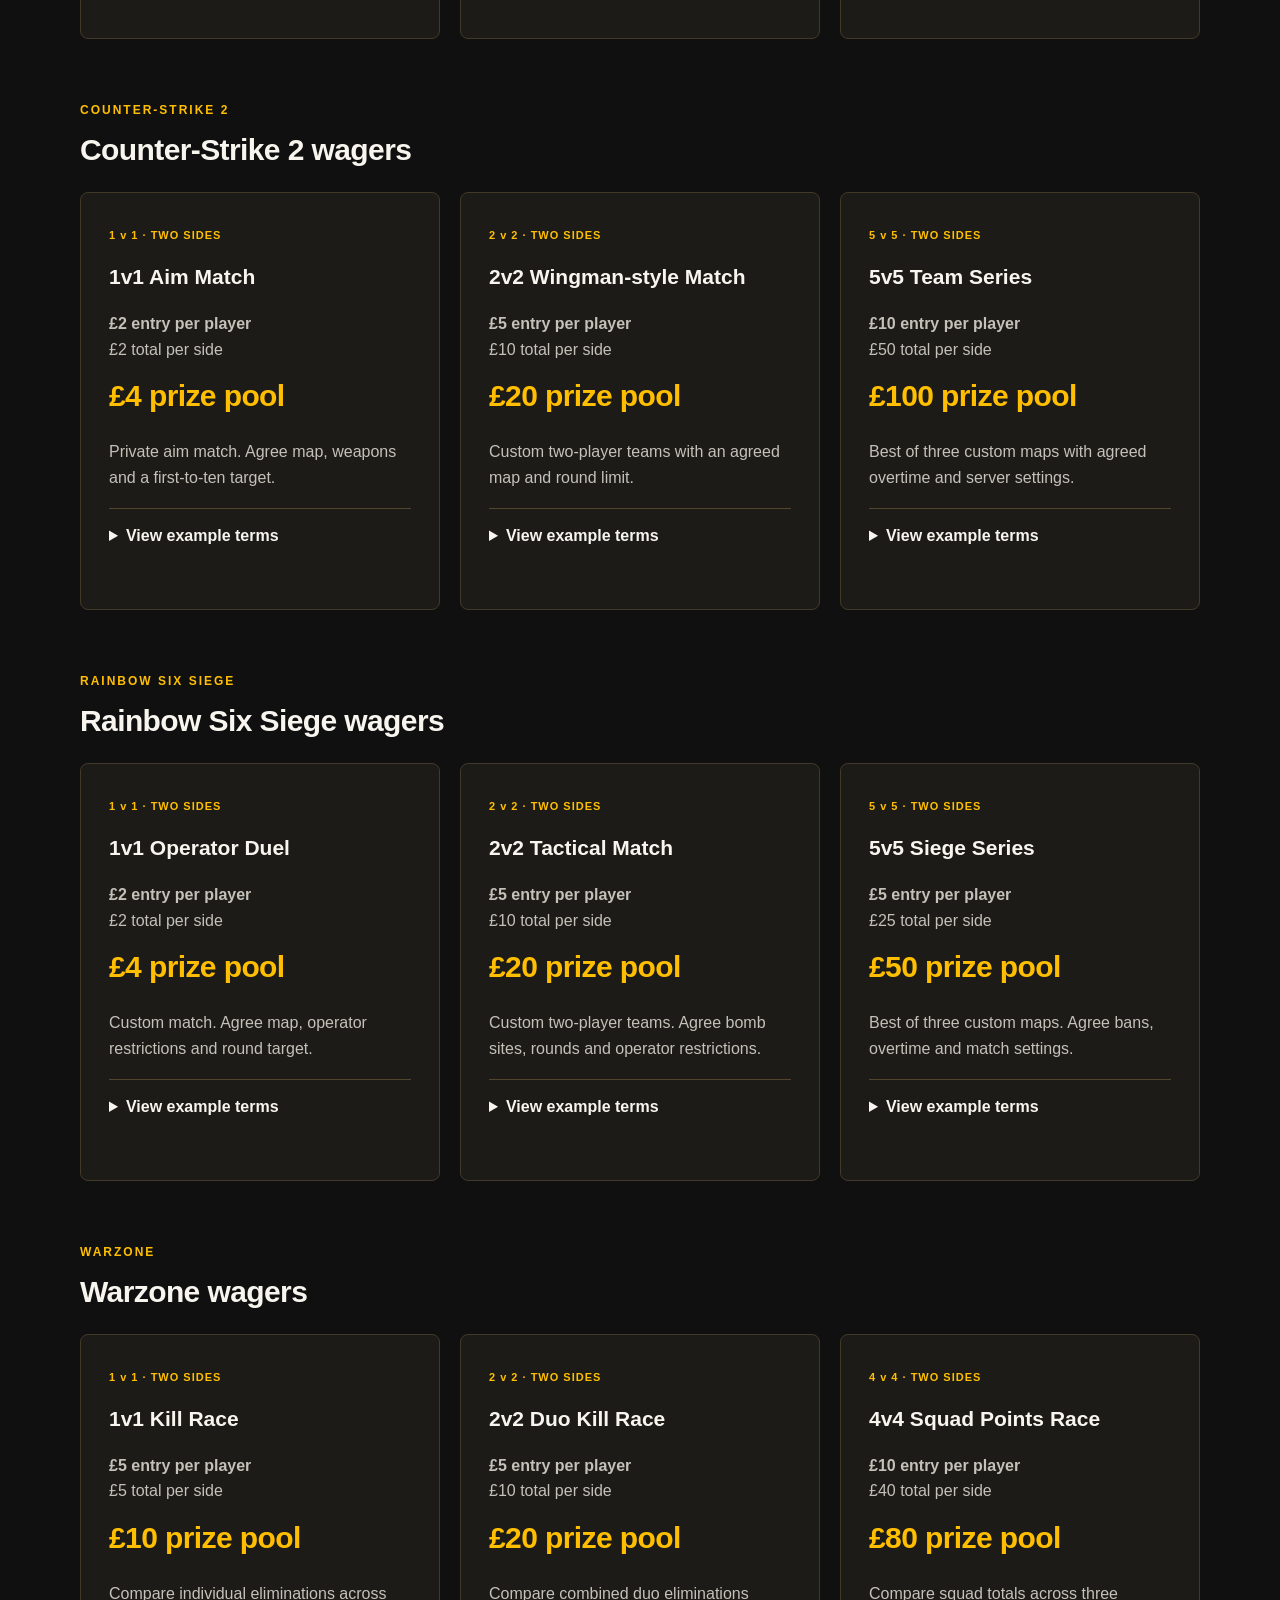
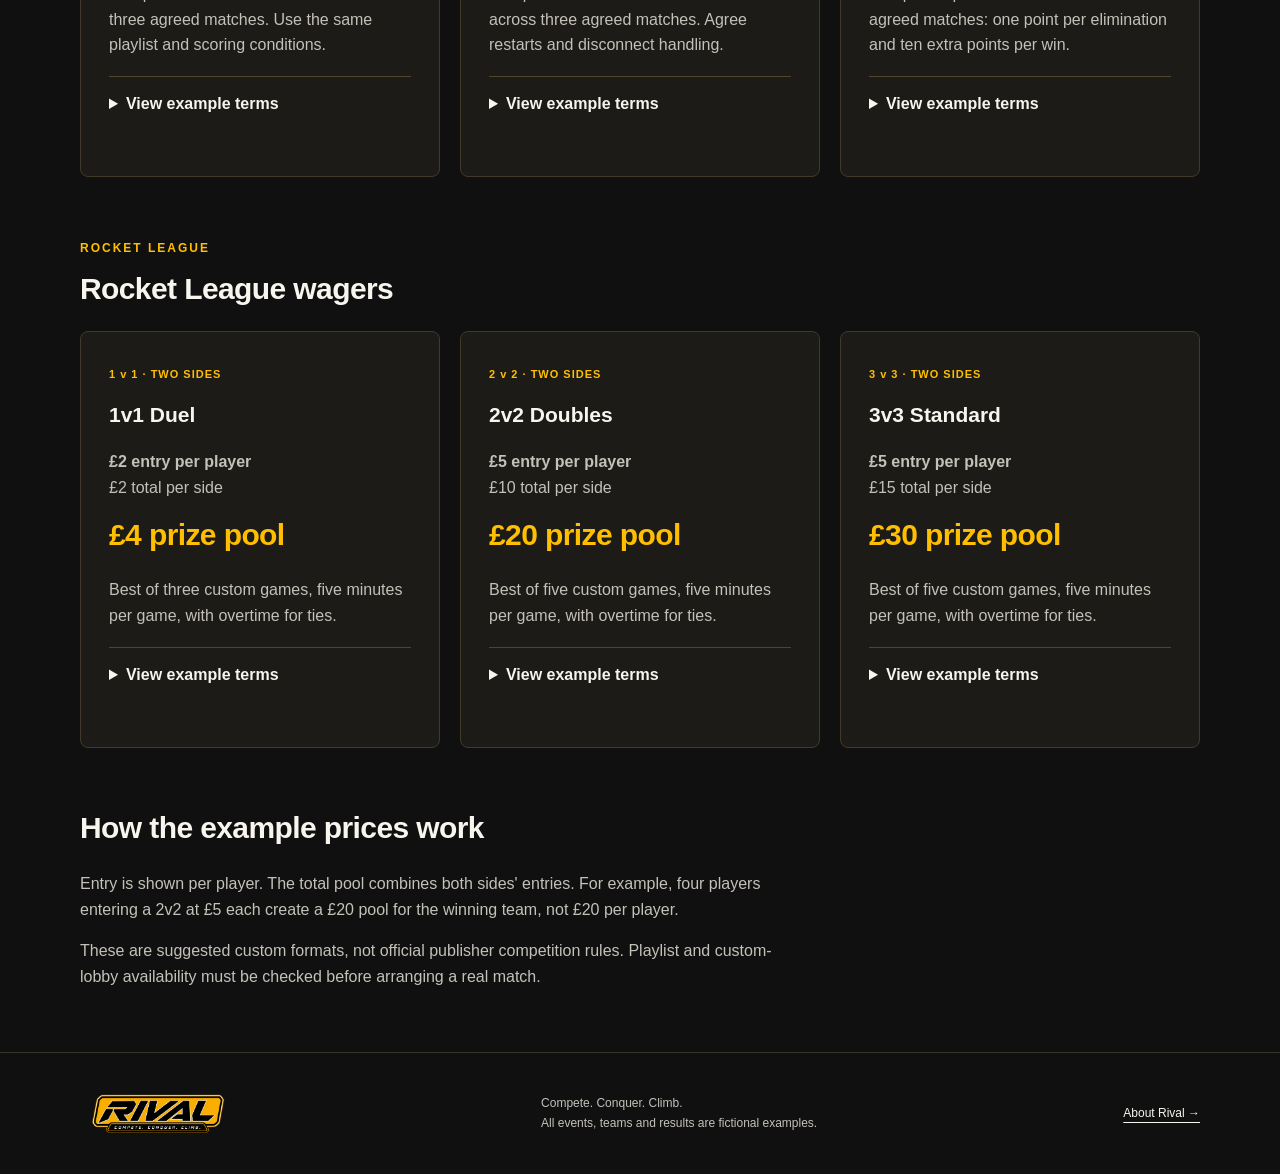
<file: wagers.html>
<!DOCTYPE html>
<html lang="en">
    <head>
        <meta charset="UTF-8">
        <meta name="viewport" content="width=device-width, initial-scale=1.0">
        <meta name="description" content="Explore competitive gaming, tournament formats and teamwork with Rival.">
        <title>Wagers | Rival</title>
        <link rel="stylesheet" href="style.css">
    </head>
    <body class="wagers-page">
        <a class="skip-link" href="#main">Skip to content</a>
        
        <header>
            <div class="header-inner">
                <a class="logo" href="index.html" aria-label="Rival home">
                    <img src="images/rival-logo.png" width="1983" height="793" alt="Rival — Compete. Conquer. Climb.">
                </a>
                <nav aria-label="Main navigation">
                    <a href="index.html">Home</a>
                    <a href="games.html">Games</a>
                    <a href="wagers.html">Wagers</a>
                    <a href="tournaments.html">Tournaments</a>
                    <a href="teams.html">Teams</a>
                    <a href="leaderboards.html">Leaderboards</a>
                    <a href="about.html">About</a>
                </nav>
            </div>
        </header>
        <main id="main">
            
            <section class="page-heading">
                <p class="eyebrow">HEAD TO HEAD</p>
                <h1>Choose your challenge.</h1>
                <p class="intro">Explore wager formats across six games, from individual duels to full-team series.</p>
            </section>
            <p class="notice">Fictional match listings and prices. No bookings, payments or payouts are available.</p>
            <nav class="link-row section" aria-label="Jump to a game">
                <a href="#call-of-duty">Call of Duty</a>
                <a href="#valorant">Valorant</a>
                <a href="#cs2">Counter-Strike 2</a>
                <a href="#r6">Rainbow Six Siege</a>
                <a href="#warzone">Warzone</a>
                <a href="#rocket-league">Rocket League</a>
            </nav>
            <section class="section" id="call-of-duty" aria-labelledby="call-of-duty-heading">
                <div class="section-title">
                    <div>
                        <p class="eyebrow">CALL OF DUTY</p>
                        <h2 id="call-of-duty-heading">Call of Duty wagers</h2>
                    </div>
                </div>
                <div class="cards">
                    <article class="card">
                        <span class="tag">1 v 1 &middot; TWO SIDES</span>
                        <h3>1v1 Aim Duel</h3>
                        <p><strong>&pound;2 entry per player</strong><br>&pound;2 total per side</p>
                        <h2>&pound;4 prize pool</h2>
                        <p>Best of three private-match maps. Agree weapons, score limit and map rotation.</p>
                        <details>
                            <summary>View example terms</summary>
                            <ul>
                                <li>Both sides confirm the format and settings before play.</li>
                                <li>Agree a deciding map or match if the final result is tied.</li>
                                <li>Both sides keep evidence and confirm the result.</li>
                                <li>Winner takes the full &pound;4 pool. This is the total for the winning player, including their original entry, with no platform fee.</li>
                            </ul>
                        </details>
                    </article>
                    <article class="card">
                        <span class="tag">2 v 2 &middot; TWO SIDES</span>
                        <h3>2v2 Search and Destroy</h3>
                        <p><strong>&pound;5 entry per player</strong><br>&pound;10 total per side</p>
                        <h2>&pound;20 prize pool</h2>
                        <p>Best of three maps. Agree round limits and restricted equipment.</p>
                        <details>
                            <summary>View example terms</summary>
                            <ul>
                                <li>Both sides confirm the format and settings before play.</li>
                                <li>Agree a deciding map or match if the final result is tied.</li>
                                <li>Both sides keep evidence and confirm the result.</li>
                                <li>Winner takes the full &pound;20 pool. This is the total for the winning team, including their original entry, with no platform fee.</li>
                            </ul>
                        </details>
                    </article>
                    <article class="card">
                        <span class="tag">4 v 4 &middot; TWO SIDES</span>
                        <h3>4v4 Hardpoint</h3>
                        <p><strong>&pound;10 entry per player</strong><br>&pound;40 total per side</p>
                        <h2>&pound;80 prize pool</h2>
                        <p>Best of five maps. Agree the map pool and score limit.</p>
                        <details>
                            <summary>View example terms</summary>
                            <ul>
                                <li>Both sides confirm the format and settings before play.</li>
                                <li>Agree a deciding map or match if the final result is tied.</li>
                                <li>Both sides keep evidence and confirm the result.</li>
                                <li>Winner takes the full &pound;80 pool. This is the total for the winning team, including their original entry, with no platform fee.</li>
                            </ul>
                        </details>
                    </article>
                </div>
            </section>
            <!-- Valorant wager examples use the shared three-column card layout. -->
            <section class="section" id="valorant" aria-labelledby="valorant-heading">
                <div class="section-title">
                    <div>
                        <p class="eyebrow">VALORANT</p>
                        <h2 id="valorant-heading">Valorant wagers</h2>
                    </div>
                </div>
                <div class="cards">
                    <article class="card">
                        <span class="tag">1 v 1 &middot; TWO SIDES</span>
                        <h3>1v1 Aim Duel</h3>
                        <p><strong>&pound;2 entry per player</strong><br>&pound;2 total per side</p>
                        <h2>&pound;4 prize pool</h2>
                        <p>Private custom match with agreed weapons and a first-to-ten elimination target.</p>
                        <details>
                            <summary>View example terms</summary>
                            <ul>
                                <li>Both sides confirm the format and settings before play.</li>
                                <li>Agree a deciding map or match if the final result is tied.</li>
                                <li>Both sides keep evidence and confirm the result.</li>
                                <li>Winner takes the full &pound;4 pool. This is the total for the winning player, including their original entry, with no platform fee.</li>
                            </ul>
                        </details>
                    </article>
                    <article class="card">
                        <span class="tag">2 v 2 &middot; TWO SIDES</span>
                        <h3>2v2 Custom Skirmish</h3>
                        <p><strong>&pound;5 entry per player</strong><br>&pound;10 total per side</p>
                        <h2>&pound;20 prize pool</h2>
                        <p>Private custom match with agreed map, agents and round target.</p>
                        <details>
                            <summary>View example terms</summary>
                            <ul>
                                <li>Both sides confirm the format and settings before play.</li>
                                <li>Agree a deciding map or match if the final result is tied.</li>
                                <li>Both sides keep evidence and confirm the result.</li>
                                <li>Winner takes the full &pound;20 pool. This is the total for the winning team, including their original entry, with no platform fee.</li>
                            </ul>
                        </details>
                    </article>
                    <article class="card">
                        <span class="tag">5 v 5 &middot; TWO SIDES</span>
                        <h3>5v5 Team Match</h3>
                        <p><strong>&pound;5 entry per player</strong><br>&pound;25 total per side</p>
                        <h2>&pound;50 prize pool</h2>
                        <p>One custom map. Agree overtime, agent restrictions and match settings.</p>
                        <details>
                            <summary>View example terms</summary>
                            <ul>
                                <li>Both sides confirm the format and settings before play.</li>
                                <li>Agree a deciding map or match if the final result is tied.</li>
                                <li>Both sides keep evidence and confirm the result.</li>
                                <li>Winner takes the full &pound;50 pool. This is the total for the winning team, including their original entry, with no platform fee.</li>
                            </ul>
                        </details>
                    </article>
                </div>
            </section>
            <!-- Counter-Strike 2 wager examples use the shared three-column card layout. -->
            <section class="section" id="cs2" aria-labelledby="cs2-heading">
                <div class="section-title">
                    <div>
                        <p class="eyebrow">COUNTER-STRIKE 2</p>
                        <h2 id="cs2-heading">Counter-Strike 2 wagers</h2>
                    </div>
                </div>
                <div class="cards">
                    <article class="card">
                        <span class="tag">1 v 1 &middot; TWO SIDES</span>
                        <h3>1v1 Aim Match</h3>
                        <p><strong>&pound;2 entry per player</strong><br>&pound;2 total per side</p>
                        <h2>&pound;4 prize pool</h2>
                        <p>Private aim match. Agree map, weapons and a first-to-ten target.</p>
                        <details>
                            <summary>View example terms</summary>
                            <ul>
                                <li>Both sides confirm the format and settings before play.</li>
                                <li>Agree a deciding map or match if the final result is tied.</li>
                                <li>Both sides keep evidence and confirm the result.</li>
                                <li>Winner takes the full &pound;4 pool. This is the total for the winning player, including their original entry, with no platform fee.</li>
                            </ul>
                        </details>
                    </article>
                    <article class="card">
                        <span class="tag">2 v 2 &middot; TWO SIDES</span>
                        <h3>2v2 Wingman-style Match</h3>
                        <p><strong>&pound;5 entry per player</strong><br>&pound;10 total per side</p>
                        <h2>&pound;20 prize pool</h2>
                        <p>Custom two-player teams with an agreed map and round limit.</p>
                        <details>
                            <summary>View example terms</summary>
                            <ul>
                                <li>Both sides confirm the format and settings before play.</li>
                                <li>Agree a deciding map or match if the final result is tied.</li>
                                <li>Both sides keep evidence and confirm the result.</li>
                                <li>Winner takes the full &pound;20 pool. This is the total for the winning team, including their original entry, with no platform fee.</li>
                            </ul>
                        </details>
                    </article>
                    <article class="card">
                        <span class="tag">5 v 5 &middot; TWO SIDES</span>
                        <h3>5v5 Team Series</h3>
                        <p><strong>&pound;10 entry per player</strong><br>&pound;50 total per side</p>
                        <h2>&pound;100 prize pool</h2>
                        <p>Best of three custom maps with agreed overtime and server settings.</p>
                        <details>
                            <summary>View example terms</summary>
                            <ul>
                                <li>Both sides confirm the format and settings before play.</li>
                                <li>Agree a deciding map or match if the final result is tied.</li>
                                <li>Both sides keep evidence and confirm the result.</li>
                                <li>Winner takes the full &pound;100 pool. This is the total for the winning team, including their original entry, with no platform fee.</li>
                            </ul>
                        </details>
                    </article>
                </div>
            </section>
            <!-- Rainbow Six Siege wager examples use the shared three-column card layout. -->
            <section class="section" id="r6" aria-labelledby="r6-heading">
                <div class="section-title">
                    <div>
                        <p class="eyebrow">RAINBOW SIX SIEGE</p>
                        <h2 id="r6-heading">Rainbow Six Siege wagers</h2>
                    </div>
                </div>
                <div class="cards">
                    <article class="card">
                        <span class="tag">1 v 1 &middot; TWO SIDES</span>
                        <h3>1v1 Operator Duel</h3>
                        <p><strong>&pound;2 entry per player</strong><br>&pound;2 total per side</p>
                        <h2>&pound;4 prize pool</h2>
                        <p>Custom match. Agree map, operator restrictions and round target.</p>
                        <details>
                            <summary>View example terms</summary>
                            <ul>
                                <li>Both sides confirm the format and settings before play.</li>
                                <li>Agree a deciding map or match if the final result is tied.</li>
                                <li>Both sides keep evidence and confirm the result.</li>
                                <li>Winner takes the full &pound;4 pool. This is the total for the winning player, including their original entry, with no platform fee.</li>
                            </ul>
                        </details>
                    </article>
                    <article class="card">
                        <span class="tag">2 v 2 &middot; TWO SIDES</span>
                        <h3>2v2 Tactical Match</h3>
                        <p><strong>&pound;5 entry per player</strong><br>&pound;10 total per side</p>
                        <h2>&pound;20 prize pool</h2>
                        <p>Custom two-player teams. Agree bomb sites, rounds and operator restrictions.</p>
                        <details>
                            <summary>View example terms</summary>
                            <ul>
                                <li>Both sides confirm the format and settings before play.</li>
                                <li>Agree a deciding map or match if the final result is tied.</li>
                                <li>Both sides keep evidence and confirm the result.</li>
                                <li>Winner takes the full &pound;20 pool. This is the total for the winning team, including their original entry, with no platform fee.</li>
                            </ul>
                        </details>
                    </article>
                    <article class="card">
                        <span class="tag">5 v 5 &middot; TWO SIDES</span>
                        <h3>5v5 Siege Series</h3>
                        <p><strong>&pound;5 entry per player</strong><br>&pound;25 total per side</p>
                        <h2>&pound;50 prize pool</h2>
                        <p>Best of three custom maps. Agree bans, overtime and match settings.</p>
                        <details>
                            <summary>View example terms</summary>
                            <ul>
                                <li>Both sides confirm the format and settings before play.</li>
                                <li>Agree a deciding map or match if the final result is tied.</li>
                                <li>Both sides keep evidence and confirm the result.</li>
                                <li>Winner takes the full &pound;50 pool. This is the total for the winning team, including their original entry, with no platform fee.</li>
                            </ul>
                        </details>
                    </article>
                </div>
            </section>
            <!-- Warzone wager examples use the shared three-column card layout. -->
            <section class="section" id="warzone" aria-labelledby="warzone-heading">
                <div class="section-title">
                    <div>
                        <p class="eyebrow">WARZONE</p>
                        <h2 id="warzone-heading">Warzone wagers</h2>
                    </div>
                </div>
                <div class="cards">
                    <article class="card">
                        <span class="tag">1 v 1 &middot; TWO SIDES</span>
                        <h3>1v1 Kill Race</h3>
                        <p><strong>&pound;5 entry per player</strong><br>&pound;5 total per side</p>
                        <h2>&pound;10 prize pool</h2>
                        <p>Compare individual eliminations across three agreed matches. Use the same playlist and scoring conditions.</p>
                        <details>
                            <summary>View example terms</summary>
                            <ul>
                                <li>Both sides confirm the format and settings before play.</li>
                                <li>Agree a deciding map or match if the final result is tied.</li>
                                <li>Both sides keep evidence and confirm the result.</li>
                                <li>Winner takes the full &pound;10 pool. This is the total for the winning player, including their original entry, with no platform fee.</li>
                            </ul>
                        </details>
                    </article>
                    <article class="card">
                        <span class="tag">2 v 2 &middot; TWO SIDES</span>
                        <h3>2v2 Duo Kill Race</h3>
                        <p><strong>&pound;5 entry per player</strong><br>&pound;10 total per side</p>
                        <h2>&pound;20 prize pool</h2>
                        <p>Compare combined duo eliminations across three agreed matches. Agree restarts and disconnect handling.</p>
                        <details>
                            <summary>View example terms</summary>
                            <ul>
                                <li>Both sides confirm the format and settings before play.</li>
                                <li>Agree a deciding map or match if the final result is tied.</li>
                                <li>Both sides keep evidence and confirm the result.</li>
                                <li>Winner takes the full &pound;20 pool. This is the total for the winning team, including their original entry, with no platform fee.</li>
                            </ul>
                        </details>
                    </article>
                    <article class="card">
                        <span class="tag">4 v 4 &middot; TWO SIDES</span>
                        <h3>4v4 Squad Points Race</h3>
                        <p><strong>&pound;10 entry per player</strong><br>&pound;40 total per side</p>
                        <h2>&pound;80 prize pool</h2>
                        <p>Compare squad totals across three agreed matches: one point per elimination and ten extra points per win.</p>
                        <details>
                            <summary>View example terms</summary>
                            <ul>
                                <li>Both sides confirm the format and settings before play.</li>
                                <li>Agree a deciding map or match if the final result is tied.</li>
                                <li>Both sides keep evidence and confirm the result.</li>
                                <li>Winner takes the full &pound;80 pool. This is the total for the winning team, including their original entry, with no platform fee.</li>
                            </ul>
                        </details>
                    </article>
                </div>
            </section>
            <!-- Rocket League wager examples use the shared three-column card layout. -->
            <section class="section" id="rocket-league" aria-labelledby="rocket-league-heading">
                <div class="section-title">
                    <div>
                        <p class="eyebrow">ROCKET LEAGUE</p>
                        <h2 id="rocket-league-heading">Rocket League wagers</h2>
                    </div>
                </div>
                <div class="cards">
                    <article class="card">
                        <span class="tag">1 v 1 &middot; TWO SIDES</span>
                        <h3>1v1 Duel</h3>
                        <p><strong>&pound;2 entry per player</strong><br>&pound;2 total per side</p>
                        <h2>&pound;4 prize pool</h2>
                        <p>Best of three custom games, five minutes per game, with overtime for ties.</p>
                        <details>
                            <summary>View example terms</summary>
                            <ul>
                                <li>Both sides confirm the format and settings before play.</li>
                                <li>Agree a deciding map or match if the final result is tied.</li>
                                <li>Both sides keep evidence and confirm the result.</li>
                                <li>Winner takes the full &pound;4 pool. This is the total for the winning player, including their original entry, with no platform fee.</li>
                            </ul>
                        </details>
                    </article>
                    <article class="card">
                        <span class="tag">2 v 2 &middot; TWO SIDES</span>
                        <h3>2v2 Doubles</h3>
                        <p><strong>&pound;5 entry per player</strong><br>&pound;10 total per side</p>
                        <h2>&pound;20 prize pool</h2>
                        <p>Best of five custom games, five minutes per game, with overtime for ties.</p>
                        <details>
                            <summary>View example terms</summary>
                            <ul>
                                <li>Both sides confirm the format and settings before play.</li>
                                <li>Agree a deciding map or match if the final result is tied.</li>
                                <li>Both sides keep evidence and confirm the result.</li>
                                <li>Winner takes the full &pound;20 pool. This is the total for the winning team, including their original entry, with no platform fee.</li>
                            </ul>
                        </details>
                    </article>
                    <article class="card">
                        <span class="tag">3 v 3 &middot; TWO SIDES</span>
                        <h3>3v3 Standard</h3>
                        <p><strong>&pound;5 entry per player</strong><br>&pound;15 total per side</p>
                        <h2>&pound;30 prize pool</h2>
                        <p>Best of five custom games, five minutes per game, with overtime for ties.</p>
                        <details>
                            <summary>View example terms</summary>
                            <ul>
                                <li>Both sides confirm the format and settings before play.</li>
                                <li>Agree a deciding map or match if the final result is tied.</li>
                                <li>Both sides keep evidence and confirm the result.</li>
                                <li>Winner takes the full &pound;30 pool. This is the total for the winning team, including their original entry, with no platform fee.</li>
                            </ul>
                        </details>
                    </article>
                </div>
            </section>
            <section class="reading section">
                <h2>How the example prices work</h2>
                <p>Entry is shown per player. The total pool combines both sides' entries. For example, four players entering a 2v2 at &pound;5 each create a &pound;20 pool for the winning team, not &pound;20 per player.</p>
                <p>These are suggested custom formats, not official publisher competition rules. Playlist and custom-lobby availability must be checked before arranging a real match.</p>
            </section>
        </main>
        <footer>
            <div class="footer-inner">
                <a class="logo" href="index.html">
                    <img src="images/rival-logo.png" width="1983" height="793" alt="Rival — Compete. Conquer. Climb.">
                </a>
                <p>Compete. Conquer. Climb.<br>All events, teams and results are fictional examples.</p>
                <a href="about.html">About Rival &rarr;</a>
            </div>
        </footer>
    </body>
</html>
</file>
<file: style.css>
* {
    box-sizing: border-box; /* Include padding and borders in the stated size. */
}

/* Styles for body. */
body {
    margin: 0; /* Space outside the element. */
    background: #101010; /* Background colour. */
    color: #f7f5ee; /* Text colour. */
    font-family: Arial, Helvetica, sans-serif; /* Try these fonts in order. */
    font-size: 16px; /* Text size. */
    line-height: 1.6; /* Height of each text line. */
}

/* Styles for a. */
a {
    color: inherit; /* Text colour. */
    text-underline-offset: 5px; /* Distance between text and its underline. */
}

/* Styles for a:hover. Applied when the pointer is over the element. */
a:hover {
    color: #ffbf00; /* Text colour. */
}

/* Styles for a:focus-visible, summary:focus-visible. Makes focused controls visible. */
a:focus-visible, summary:focus-visible {
    outline: 3px solid #ffbf00; /* Focus outline without changing layout size. */
    outline-offset: 5px; /* Space between an element and its outline. */
}

/* Styles for h1, h2, h3, p. */
h1, h2, h3, p {
    margin-top: 0; /* Space outside the top edge. */
}

/* Styles for h1. */
h1 {
    font-size: 56px; /* Text size. */
    line-height: 1.08; /* Height of each text line. */
    letter-spacing: -2px; /* Space between letters. */
    margin-bottom: 24px; /* Space outside the bottom edge. */
}

/* Styles for h2. */
h2 {
    font-size: 30px; /* Text size. */
    line-height: 1.2; /* Height of each text line. */
    letter-spacing: -0.6px; /* Space between letters. */
}

/* Styles for h3. */
h3 {
    font-size: 21px; /* Text size. */
    line-height: 1.3; /* Height of each text line. */
}

/* Styles for p, li. */
p, li {
    color: #c4c1b9; /* Text colour. */
}

/* Styles for header. */
header {
    border-bottom: 1px solid #36332c; /* Bottom border. */
}

/* Styles for .header-inner, main, .footer-inner. */
.header-inner, main, .footer-inner {
    width: 90%; /* Element width. */
    max-width: 1120px; /* Largest allowed width. */
    margin: 0 auto; /* Space outside the element. */
}

/* Styles for .header-inner. */
.header-inner {
    display: flex; /* How this element participates in the layout. */
    align-items: center; /* Align children across the flex row or grid area. */
    justify-content: space-between; /* Distribute space along the flex direction. */
    gap: 28px; /* Space between layout items. */
    min-height: 92px; /* Smallest allowed height. */
}

/* Styles for .logo. */
.logo {
    font-size: 32px; /* Text size. */
    font-weight: bold; /* Thickness of the text. */
    letter-spacing: -2px; /* Space between letters. */
    text-decoration: none; /* Control underlines and other text decorations. */
    white-space: nowrap; /* Control text wrapping. */
}

/* Styles for .logo span, h1 span. */
.logo span, h1 span {
    color: #ffbf00; /* Text colour. */
}

/* Styles for nav. */
nav {
    display: flex; /* How this element participates in the layout. */
    flex-wrap: wrap; /* Allow flex items to move onto another line. */
    gap: 22px; /* Space between layout items. */
}

/* Styles for nav a. */
nav a {
    font-size: 14px; /* Text size. */
    text-decoration: none; /* Control underlines and other text decorations. */
    padding: 10px 0; /* Space inside the element. */
    border-bottom: 2px solid transparent; /* Bottom border. */
}

/* Styles for nav a[aria-current="page"]. Highlights the current navigation page. */
nav a[aria-current="page"] {
    color: #ffbf00; /* Text colour. */
    border-color: #ffbf00; /* Border colour. */
}

/* Styles for .button. */
.button {
    display: inline-block; /* How this element participates in the layout. */
    background: #ffbf00; /* Background colour. */
    color: #171207; /* Text colour. */
    padding: 13px 20px; /* Space inside the element. */
    border: 1px solid #ffbf00; /* Border thickness, style and colour. */
    font-weight: bold; /* Thickness of the text. */
    text-decoration: none; /* Control underlines and other text decorations. */
    border-radius: 4px; /* Round the corners. */
}

/* Styles for .button:hover. Applied when the pointer is over the element. */
.button:hover {
    background: #ffd65c; /* Background colour. */
    color: #171207; /* Text colour. */
}

/* Styles for .section. */
.section {
    margin-bottom: 62px; /* Space outside the bottom edge. */
}

/* Styles for .section-title. */
.section-title {
    display: flex; /* How this element participates in the layout. */
    justify-content: space-between; /* Distribute space along the flex direction. */
    gap: 20px; /* Space between layout items. */
    margin-bottom: 24px; /* Space outside the bottom edge. */
}

/* Styles for .section-title h2. */
.section-title h2 {
    margin-bottom: 0; /* Space outside the bottom edge. */
}

/* Styles for .section-title p. */
.section-title p {
    margin-bottom: 0; /* Space outside the bottom edge. */
}

/* Styles for .section-title .eyebrow. */
.section-title .eyebrow {
    margin-bottom: 12px; /* Space outside the bottom edge. */
}

/* Styles for .cards. */
.cards {
    display: grid; /* How this element participates in the layout. */
    grid-template-columns: repeat(3, 1fr); /* Set grid columns; fr means a share of available space. */
    gap: 20px; /* Space between layout items. */
}

/* Styles for .card. */
.card {
    border: 1px solid #423a29; /* Border thickness, style and colour. */
    background: #1c1b18; /* Background colour. */
    padding: 28px; /* Space inside the element. */
    border-radius: 8px; /* Round the corners. */
    transition:transform 0.2s;
}

.card:hover {
    transform: scale(1.05);
}


/* Styles for .card-number. */
.card-number {
    color: #bdb39f; /* Text colour. */
    font-size: 12px; /* Text size. */
    letter-spacing: 1.5px; /* Space between letters. */
    margin-bottom: 32px; /* Space outside the bottom edge. */
}

/* Styles for .text-link. */
.text-link {
    display: inline-block; /* How this element participates in the layout. */
    margin-top: 12px; /* Space outside the top edge. */
    font-size: 14px; /* Text size. */
    font-weight: bold; /* Thickness of the text. */
    color: #ffbf00; /* Text colour. */
}

.text-link:hover {
     color: white;
}
/* Styles for .callout. */
.callout {
    display: flex; /* How this element participates in the layout. */
    justify-content: space-between; /* Distribute space along the flex direction. */
    align-items: center; /* Align children across the flex row or grid area. */
    gap: 28px; /* Space between layout items. */
    padding: 32px; /* Space inside the element. */
    border-top: 1px solid #66522c; /* Top border. */
    border-bottom: 1px solid #66522c; /* Bottom border. */
    margin-bottom: 64px; /* Space outside the bottom edge. */
}

/* Styles for .callout h2. */
.callout h2 {
    font-size: 26px; /* Text size. */
}

/* Styles for .callout p:last-child. */
.callout p:last-child {
    margin-bottom: 0; /* Space outside the bottom edge. */
}

/* Styles for .outline. */
.outline {
    background: transparent; /* Background colour. */
    color: #ffbf00; /* Text colour. */
    flex-shrink: 0; /* Control whether a flex item can shrink. */
}

/* Styles for footer. */
footer {
    border-top: 1px solid #36332c; /* Top border. */
    padding: 30px 0; /* Space inside the element. */
}

/* Styles for .footer-inner. */
.footer-inner {
    display: flex; /* How this element participates in the layout. */
    justify-content: space-between; /* Distribute space along the flex direction. */
    align-items: center; /* Align children across the flex row or grid area. */
    gap: 28px; /* Space between layout items. */
}

/* Styles for .footer-inner p, .footer-inner > a:last-child. */
.footer-inner p, .footer-inner > a:last-child {
    font-size: 12px; /* Text size. */
    margin: 0; /* Space outside the element. */
}

/* Styles for .page-heading. */
.page-heading {
    padding: 60px 0 32px; /* Space inside the element. */
}

/* Styles for .intro. */
.intro {
    max-width: 670px; /* Largest allowed width. */
    font-size: 18px; /* Text size. */
}

/* Styles for .tag. */
.tag {
    display: inline-block; /* How this element participates in the layout. */
    font-size: 11px; /* Text size. */
    font-weight: bold; /* Thickness of the text. */
    letter-spacing: 1px; /* Space between letters. */
    color: #ffbf00; /* Text colour. */
    margin-bottom: 18px; /* Space outside the bottom edge. */
}

/* Styles for ul, ol. */
ul, ol {
    padding-left: 22px; /* Space inside the left edge. */
}

/* Styles for li. */
li {
    margin-bottom: 8px; /* Space outside the bottom edge. */
}

/* Styles for .link-row. */
.link-row {
    display: flex; /* How this element participates in the layout. */
    flex-wrap: wrap; /* Allow flex items to move onto another line. */
    gap: 24px; /* Space between layout items. */
}

/* Styles for .notice. */
.notice {
    border-left: 3px solid #ffbf00; /* Left border. */
    padding: 12px 18px; /* Space inside the element. */
    background: #1c1b18; /* Background colour. */
}

/* Styles for details. */
details {
    border-top: 1px solid #51452e; /* Top border. */
    margin: 18px 0; /* Space outside the element. */
    padding: 14px 0; /* Space inside the element. */
}

/* Styles for summary. */
summary {
    cursor: pointer; /* Pointer appearance. */
    font-weight: bold; /* Thickness of the text. */
}

/* Styles for details p, details ol, details ul. */
details p, details ol, details ul {
    margin-top: 16px; /* Space outside the top edge. */
}

/* Styles for :target. Applied to the destination of a #section link. */
:target {
    scroll-margin-top: 20px; /* Space above a target when scrolled into view. */
}

/* Styles for .reading. */
.reading {
    max-width: 700px; /* Largest allowed width. */
}

/* Styles for .skip-link. */
.skip-link {
    position: absolute; /* Positioning method. */
    top: -100px; /* Distance from the top of the positioning area. */
    left: 15px; /* Distance from its left edge. */
    padding: 10px; /* Space inside the element. */
    background: #ffbf00; /* Background colour. */
    color: #101010; /* Text colour. */
    z-index: 1; /* Stacking order for overlapping positioned elements. */
}

/* Styles for .skip-link:focus. Makes focused controls visible. */
.skip-link:focus {
    top: 10px; /* Distance from the top of the positioning area. */
}

/* Styles for .logo. */
.logo {
    display: block; /* How this element participates in the layout. */
    flex-shrink: 0; /* Control whether a flex item can shrink. */
    line-height: 0; /* Height of each text line. */
}

/* Styles for .logo img. */
.logo img {
    display: block; /* How this element participates in the layout. */
    width: 210px; /* Element width. */
    height: auto; /* Element height; auto keeps image proportions. */
}

/* Styles for .footer-inner .logo img. */
.footer-inner .logo img {
    width: 155px; /* Element width. */
}

/* Styles for img. */
img {
    max-width: 100%; /* Largest allowed width. */
}

/* Styles for .hero-copy, .card, .about-grid > *, .header-inner > *, .footer-inner > *. */
.hero-copy, .card, .about-grid > *, .header-inner > *, .footer-inner > * {
    min-width: 0; /* Smallest allowed width; zero lets layout items shrink. */
}

/* Styles for .card, .hero-copy, .event, .callout. */
.card, .hero-copy, .event, .callout {
    overflow-wrap: break-word; /* Break long words when needed to avoid overflow. */
}

/* Styles for a:focus, summary:focus. Makes focused controls visible. */
a:focus, summary:focus {
    outline: 3px solid #ffbf00; /* Focus outline without changing layout size. */
    outline-offset: 5px; /* Space between an element and its outline. */
}

/* Styles for .section-title. */
.section-title {
    align-items: flex-end; /* Align children across the flex row or grid area. */
}

/* ==================================================
   INDEX.HTML - HOMEPAGE
   ================================================== */

/* Styles for .hero. */
.hero {
    display: flex; /* How this element participates in the layout. */
    align-items: center; /* Align children across the flex row or grid area. */
    gap: 30px; /* Space between layout items. */
    padding: 65px 0; /* Space inside the element. */
}

/* Styles for .hero-copy. */
.hero-copy {
    flex: 1; /* Let this item share the available flex space. */
}

/* Styles for .hero-copy > p:not(.eyebrow). */
.hero-copy > p:not(.eyebrow) {
    max-width: 450px; /* Largest allowed width. */
    font-size: 18px; /* Text size. */
}

/* Styles for .hero img. */
.hero img {
    width: 46%; /* Element width. */
    height: auto; /* Element height; auto keeps image proportions. */
}

/* Styles for .eyebrow. */
.eyebrow {
    font-size: 12px; /* Text size. */
    letter-spacing: 2px; /* Space between letters. */
    font-weight: bold; /* Thickness of the text. */
    color: #ffbf00; /* Text colour. */
    margin-bottom: 18px; /* Space outside the bottom edge. */
}

/* Styles for .secondary-link. */
.secondary-link {
    display: inline-block; /* How this element participates in the layout. */
    font-size: 14px; /* Text size. */
    margin: 18px 0 0 18px; /* Space outside the element. */
}

/* Styles for .hero-art. */
.hero-art {
    width: 46%; /* Element width. */
    margin: 0; /* Space outside the element. */
    border: 1px solid #66522c; /* Border thickness, style and colour. */
    border-radius: 8px; /* Round the corners. */
    overflow: hidden; /* Control content extending outside the box. */
    background: #171717; /* Background colour. */
}

/* Styles for .hero .hero-art img. */
.hero .hero-art img {
    display: block; /* How this element participates in the layout. */
    width: 100%; /* Element width. */
    height: auto; /* Element height; auto keeps image proportions. */
}

/* Styles for .hero-art figcaption. */
.hero-art figcaption {
    padding: 12px 18px; /* Space inside the element. */
    color: #ffbf00; /* Text colour. */
    font-size: 12px; /* Text size. */
    letter-spacing: 1.5px; /* Space between letters. */
}

/* Styles for .game-strip. */
.game-strip {
    display: grid; /* How this element participates in the layout. */
    grid-template-columns: repeat(5, 1fr); /* Set grid columns; fr means a share of available space. */
    gap: 16px; /* Space between layout items. */
}

/* Styles for .game-tile. */
.game-tile {
    display: block; /* How this element participates in the layout. */
    text-decoration: none; /* Control underlines and other text decorations. */
    background: #1c1b18; /* Background colour. */
    border: 1px solid #423a29; /* Border thickness, style and colour. */
    border-radius: 6px; /* Round the corners. */
    overflow: hidden; /* Control content extending outside the box. */
}

/* Styles for .game-tile:hover. Applied when the pointer is over the element. */
.game-tile:hover {
    border-color: #ffbf00; /* Border colour. */
}

/* Styles for .game-tile img. */
.game-tile img {
    display: block; /* How this element participates in the layout. */
    width: 100%; /* Element width. */
    height: auto; /* Element height; auto keeps image proportions. */
}

/* Styles for .game-tile span. */
.game-tile span {
    display: block; /* How this element participates in the layout. */
    padding: 12px; /* Space inside the element. */
    font-size: 14px; /* Text size. */
    font-weight: bold; /* Thickness of the text. */
}

/* ==================================================
   GAMES.HTML - GAME CARDS
   ================================================== */

/* Styles for .game h2. */
.game h2 {
    font-size: 27px; /* Text size. */
}

/* Styles for .game h3. */
.game h3 {
    font-size: 16px; /* Text size. */
    margin-top: 28px; /* Space outside the top edge. */
}

/* Styles for .game-image. */
.game-image {
    display: block; /* How this element participates in the layout. */
    width: 100%; /* Element width. */
    height: auto; /* Element height; auto keeps image proportions. */
    border-radius: 4px; /* Round the corners. */
    margin-bottom: 24px; /* Space outside the bottom edge. */
}

/* Styles for .game:target. Applied to the destination of a #section link. */
.game:target {
    border-color: #ffbf00; /* Border colour. */
}

/* ==================================================
   TOURNAMENTS.HTML - EVENTS AND RULES
   ================================================== */

/* Styles for .event. */
.event {
    display: flex; /* How this element participates in the layout. */
    gap: 32px; /* Space between layout items. */
    padding: 30px 0; /* Space inside the element. */
    border-bottom: 1px solid #423a29; /* Bottom border. */
}

/* Styles for .event-label. */
.event-label {
    color: #ffbf00; /* Text colour. */
    font-size: 40px; /* Text size. */
    min-width: 90px; /* Smallest allowed width; zero lets layout items shrink. */
    line-height: 1.2; /* Height of each text line. */
}

/* Styles for .event-label span. */
.event-label span {
    font-size: 14px; /* Text size. */
    color: #c4c1b9; /* Text colour. */
}

/* Styles for .event > div:last-child. */
.event > div:last-child {
    flex: 1; /* Let this item share the available flex space. */
    min-width: 0; /* Smallest allowed width; zero lets layout items shrink. */
}

/* Styles for .event-image. */
.event-image {
    display: block; /* How this element participates in the layout. */
    width: 90px; /* Element width. */
    height: auto; /* Element height; auto keeps image proportions. */
    border-radius: 4px; /* Round the corners. */
    margin-bottom: 18px; /* Space outside the bottom edge. */
}

/* ==================================================
   TEAMS.HTML - TEAM CARDS
   ================================================== */

/* Styles for .teams-grid. */
.teams-grid {
    grid-template-columns: repeat(2, 1fr); /* Set grid columns; fr means a share of available space. */
}

/* Styles for .team-heading. */
.team-heading {
    display: flex; /* How this element participates in the layout. */
    align-items: center; /* Align children across the flex row or grid area. */
    gap: 18px; /* Space between layout items. */
}

/* Styles for .profile-icon. */
.profile-icon {
    width: 64px; /* Element width. */
    height: auto; /* Element height; auto keeps image proportions. */
    flex-shrink: 0; /* Control whether a flex item can shrink. */
}

/* Styles for .team-heading h2. */
.team-heading h2 {
    margin-bottom: 0; /* Space outside the bottom edge. */
}

/* Styles for .team-heading + p. */
.team-heading + p {
    margin-top: 20px; /* Space outside the top edge. */
}

/* ==================================================
   LEADERBOARDS.HTML - STANDINGS TABLE
   ================================================== */

/* Styles for .table-wrap. */
.table-wrap {
    overflow-x: auto; /* Allow horizontal scrolling when needed. */
}

/* Styles for table. */
table {
    width: 100%; /* Element width. */
    border-collapse: collapse; /* Merge neighbouring table borders. */
    text-align: left; /* Horizontal text alignment. */
}

/* Styles for caption. */
caption {
    text-align: left; /* Horizontal text alignment. */
    color: #c4c1b9; /* Text colour. */
    padding: 12px 0; /* Space inside the element. */
}

/* Styles for th, td. */
th, td {
    border-bottom: 1px solid #423a29; /* Bottom border. */
    padding: 18px; /* Space inside the element. */
}

/* Styles for thead. */
thead {
    background: #302719; /* Background colour. */
    color: #ffbf00; /* Text colour. */
}

/* Styles for tbody tr:nth-child(even). */
tbody tr:nth-child(even) {
    background: #1c1b18; /* Background colour. */
}

/* Styles for tr:target. Applied to the destination of a #section link. */
tr:target {
    background: #493717; /* Background colour. */
}

/* ==================================================
   ABOUT.HTML - INFORMATION AND FAQ LAYOUT
   ================================================== */

/* Styles for .about-grid. */
.about-grid {
    display: grid; /* How this element participates in the layout. */
    grid-template-columns: 1.2fr 1fr; /* Set grid columns; fr means a share of available space. */
    align-items: start; /* Align children across the flex row or grid area. */
    gap: 48px; /* Space between layout items. */
}

/* Styles for .reading h2:not(:first-child). */
.reading h2:not(:first-child) {
    margin-top: 38px; /* Space outside the top edge. */
}

/* ==================================================
   RESPONSIVE - ALL PAGES AT SMALLER WIDTHS
   ================================================== */

/* Apply these changes only when the browser viewport is 900px wide or narrower. */
@media (max-width: 900px) {
    /* Styles for .header-inner. */
    .header-inner {
        flex-direction: column; /* Arrange flex items in a row or column. */
        align-items: flex-start; /* Align children across the flex row or grid area. */
        gap: 6px; /* Space between layout items. */
        padding: 16px 0; /* Space inside the element. */
    }

    /* Styles for nav. */
    nav {
        gap: 18px; /* Space between layout items. */
    }

    /* Styles for h1. */
    h1 {
        font-size: 44px; /* Text size. */
    }

    /* Styles for .hero. */
    .hero {
        gap: 20px; /* Space between layout items. */
    }

    /* Styles for .cards. */
    .cards {
        grid-template-columns: 1fr; /* Set grid columns; fr means a share of available space. */
    }

    /* Styles for .teams-grid. */
    .teams-grid {
        grid-template-columns: repeat(2, 1fr); /* Set grid columns; fr means a share of available space. */
    }

    /* Styles for .callout, .footer-inner. */
    .callout, .footer-inner {
        flex-direction: column; /* Arrange flex items in a row or column. */
        align-items: flex-start; /* Align children across the flex row or grid area. */
    }

}

/* Apply these changes only when the browser viewport is 600px wide or narrower. */
@media (max-width: 600px) {
    /* Styles for h1. */
    h1 {
        font-size: 38px; /* Text size. */
        letter-spacing: -1px; /* Space between letters. */
    }

    /* Styles for h2. */
    h2 {
        font-size: 26px; /* Text size. */
    }

    /* Styles for nav. */
    nav {
        gap: 8px 18px; /* Space between layout items. */
    }

    /* Styles for .hero. */
    .hero {
        flex-direction: column; /* Arrange flex items in a row or column. */
        align-items: flex-start; /* Align children across the flex row or grid area. */
        padding: 38px 0; /* Space inside the element. */
    }

    /* Styles for .hero img. */
    .hero img {
        width: 100%; /* Element width. */
        max-width: 440px; /* Largest allowed width. */
    }

    /* Styles for .section-title. */
    .section-title {
        display: block; /* How this element participates in the layout. */
    }

    /* Styles for .section-title > p. */
    .section-title > p {
        margin-top: 14px; /* Space outside the top edge. */
    }

    /* Styles for .teams-grid, .about-grid. */
    .teams-grid, .about-grid {
        grid-template-columns: 1fr; /* Set grid columns; fr means a share of available space. */
    }

    /* Styles for .page-heading. */
    .page-heading {
        padding-top: 38px; /* Space inside the top edge. */
    }

    /* Styles for .card, .callout. */
    .card, .callout {
        padding: 24px; /* Space inside the element. */
    }

    /* Styles for .event. */
    .event {
        gap: 15px; /* Space between layout items. */
    }

    /* Styles for .event-label. */
    .event-label {
        min-width: 45px; /* Smallest allowed width; zero lets layout items shrink. */
        font-size: 28px; /* Text size. */
    }

    /* Styles for th, td. */
    th, td {
        padding: 12px 10px; /* Space inside the element. */
    }

    /* Styles for .secondary-link. */
    .secondary-link {
        margin-left: 0; /* Space outside the left edge. */
        margin-right: 18px; /* Space outside the right edge. */
    }

}

/* Apply these changes only when the browser viewport is 900px wide or narrower. */
@media (max-width: 900px) {
    /* Styles for .game-strip. */
    .game-strip {
        grid-template-columns: repeat(3, 1fr); /* Set grid columns; fr means a share of available space. */
    }

}

/* Apply these changes only when the browser viewport is 600px wide or narrower. */
@media (max-width: 600px) {
    /* Styles for .logo img. */
    .logo img {
        width: 185px; /* Element width. */
    }

    /* Styles for .hero-art. */
    .hero-art {
        width: 100%; /* Element width. */
        max-width: 440px; /* Largest allowed width. */
    }

    /* Styles for .game-strip. */
    .game-strip {
        grid-template-columns: repeat(2, 1fr); /* Set grid columns; fr means a share of available space. */
    }

    /* Styles for .event-image. */
    .event-image {
        width: 45px; /* Element width. */
    }

}

/* Apply these changes only when the browser is 380px wide or narrower. */
@media (max-width: 380px) {
    /* Styles for h1. */
    h1 {
        font-size: 32px; /* Text size. */
    }

    /* Styles for .card, .callout. */
    .card, .callout {
        padding: 18px; /* Space inside the element. */
    }

    /* Styles for .team-heading. */
    .team-heading {
        flex-wrap: wrap; /* Allow flex items to move onto another line. */
    }

}

/* Keep the game links spaced out and able to wrap on smaller screens. */
.wagers-page .link-row {
    gap: 12px 24px;
    margin-top: 24px;
}

/* Use gold to emphasise the prize pool within each wager card. */
.wagers-page .card h2 {
    color: #ffbf00;
    font-size: 30px;
}

/* Keep long match descriptions inside the card. */
.wagers-page .card {
    min-width: 0;
    overflow-wrap: break-word;
}

/* Reduce price text slightly on narrow screens. */
@media (max-width: 600px) {
    .wagers-page .card h2 {
        font-size: 26px;
    }
}
</file>
